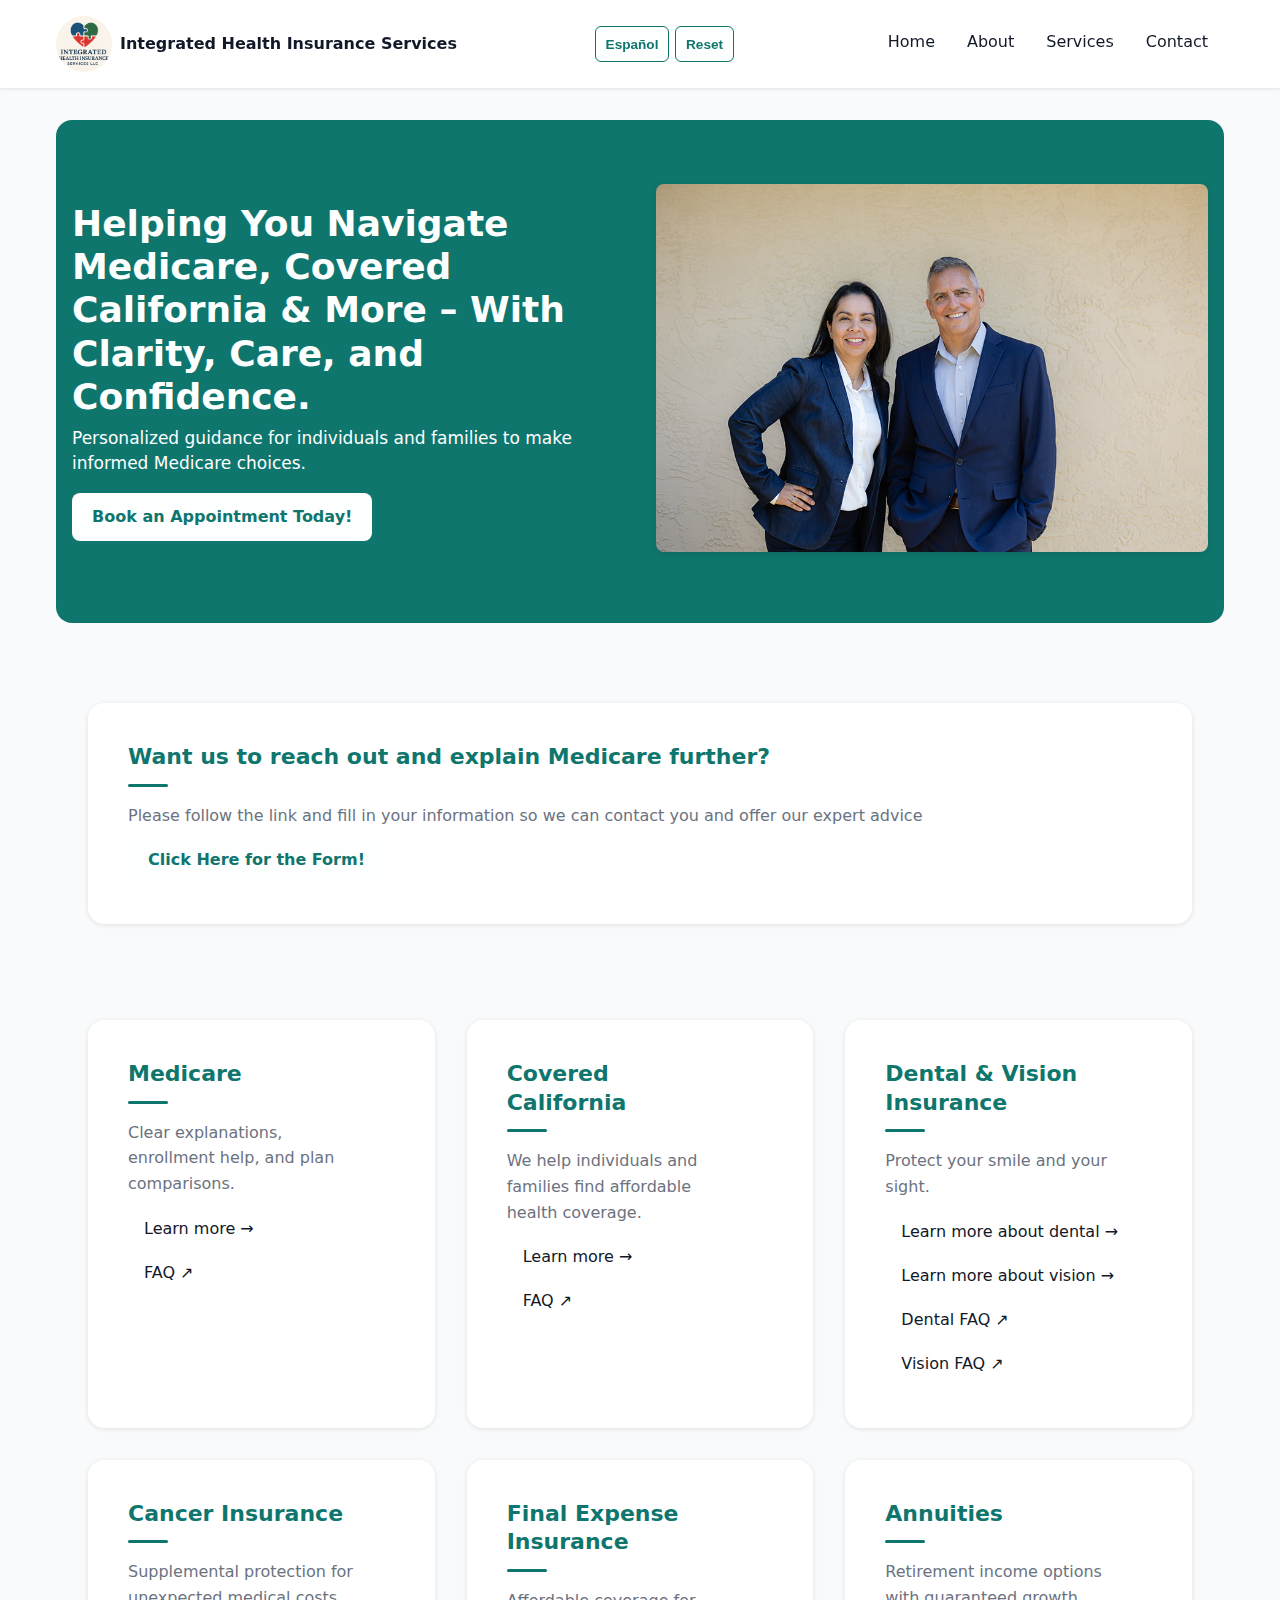
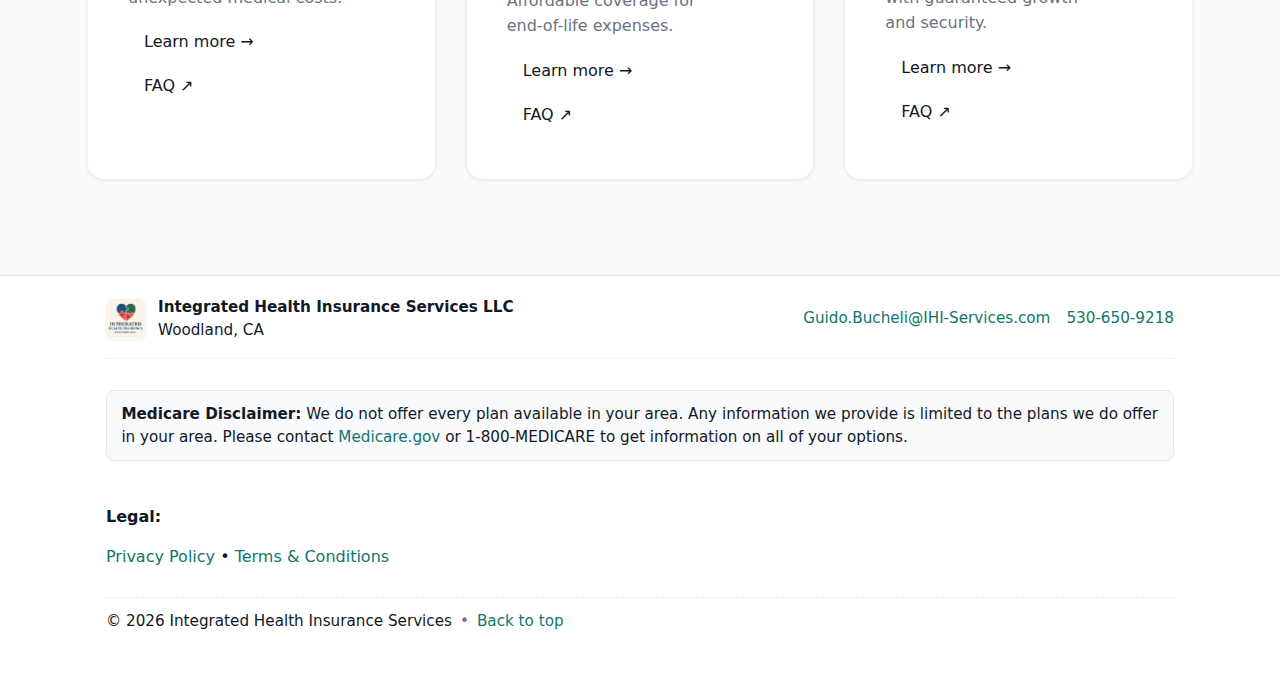
<file: index.html>
<!DOCTYPE html>
<html lang="en">
<head>
  <meta charset="UTF-8" />
  <meta name="viewport" content="width=device-width, initial-scale=1" />

  <!-- Primary SEO Info -->
  <title>Medicare & Health Insurance Help in Woodland, CA | Integrated Health Insurance Services</title>
    <meta name="description" content="Independent Medicare & health insurance help in Woodland, CA. Free plan comparisons for Medicare, Covered California, dental, vision, cancer & final expense." />
      <link rel="canonical" href="https://ihi-services.com/" />
    <meta property="og:type" content="website" />
    <meta property="og:title" content="Medicare & Health Insurance Help in Woodland, CA" />
    <meta property="og:description" content="Free guidance for Medicare, Covered California, dental & vision, cancer and final expense insurance." />
    <meta property="og:url" content="https://ihi-services.com/" />
    <meta property="og:image" content="https://ihi-services.com/Images/og-cover.jpg" />
  <link rel="stylesheet" href="styles.css" />

  <!-- SEO JSON SCRIPT-->
  <script type="application/ld+json"> {
    "@context":"https://schema.org",
    "@type":"InsuranceAgency",
    "name":"Integrated Health Insurance Services",
    "image":"https://ihi-services.com/Images/NEW LOGO.jpg",
    "url":"https://ihi-services.com/",
    "address":{
      "@type":"PostalAddress",
      "addressLocality":"Woodland",
      "addressRegion":"CA",
      "postalCode":"95695",
      "addressCountry":"US"
    },
    "areaServed": ["Woodland CA","Yolo County","Greater Sacramento"],
    "priceRange":"$"
  }
  </script>
  <!-- End SEO JSON SCRIPT-->

  <!-- Google Translate loader -->
  <script>
    function googleTranslateElementInit() {
      new google.translate.TranslateElement(
        {
          pageLanguage: 'en',
          includedLanguages: 'en,es',
          layout: google.translate.TranslateElement.InlineLayout.SIMPLE,
          autoDisplay: false
        },
        'google_translate_element'
      );
    }
  </script>
  <script src="https://translate.google.com/translate_a/element.js?cb=googleTranslateElementInit" defer></script>

  <noscript>
    <style>
      .nojs-note { display:block; padding:0.75rem; margin:0.5rem 0; background:#fffbeb; border:1px solid #f59e0b; color:#92400e; border-radius:0.5rem; }
    </style>
  </noscript>
</head>
<body class="body">

  <!-- Header -->
  <header class="header" role="banner">
    <div class="header-container">
      <div class="brand">
        <img src="Images/NEW LOGO.jpg" alt= "Company Logo" class="logo-image" />
        <span class="logo">Integrated Health Insurance Services</span>
      </div>

      <div class="lang-select-wrapper" aria-label="Language selector">
        <button type="button" class="lang-button" data-lang="es">Español</button>
        <button type="button" class="lang-button" data-lang="reset">Reset</button>
      </div>

      <button class="hamburger" aria-label="Open menu" aria-controls="site-nav" aria-expanded="false">
        <svg class="hamburger-icon" viewBox="0 0 24 24" fill="currentColor" aria-hidden="true">
          <path d="M4 6h16M4 12h16M4 18h16" />
        </svg>
      </button>

      <nav id="site-nav" class="nav" role="navigation" aria-label="Primary">
        <a class="nav-link" href="index.html">Home</a>
        <a class="nav-link" href="about.html">About</a>
        <a class="nav-link" href="services.html">Services</a>
        <a class="nav-link" href="schedule.html">Contact</a>
      </nav>
    </div>
  </header>

  <noscript>
    <div class="main" role="note">
      <p class="nojs-note">JavaScript is disabled. Language switching and booking enhancements require JavaScript.</p>
    </div>
  </noscript>

  <!-- Main content -->
  <main class="main">
    <section class="hero">
      <div class="hero-content">
        <div class="hero-text">
          <h1 class="hero-title">Helping You Navigate Medicare, Covered California & More – With Clarity, Care, and Confidence.</h1>
          <p class="hero-subtitle">Personalized guidance for individuals and families to make informed Medicare choices.</p>
          <a href="/schedule.html" class="cta-button" target="_blank" rel="noopener">Book an Appointment Today!</a>
        </div>
        <div class="hero-image">
          <img src="Images/G&N-0049.jpg" alt="Healthcare Assistance" />
        </div>
      </div>
    </section>
<section id="locations" class="services two-locations" aria-labelledby="locations-title">
      <h2 id="locations-title" class="sr-only">Locations</h2>

      <!-- Information Tag -->
       <article class="service-card" aria-labelledby="loc-a-title">        
        <h3 id="loc-a-title">Want us to reach out and explain Medicare further?</h3>
          <p>Please follow the link and fill in your information so we can contact you and offer our expert advice</p>
          <p class="card-note">   </p>
            <a class="cta-button" target="_blank" rel="noopener"
              href="https://member.sparkadvisors.com/engagements/ptc-form/guido-bucheli-0135/form/d25e29ef-b0e2-41dc-a096-c3f8a2a72ddb">
              Click Here for the Form!
            </a>
      </article>
    </section> 
  <!-- Services -->
<section class="services" aria-labelledby="services-title">
  <h2 id="services-title" class="sr-only">Our Services</h2>

  <article class="service-card" id="medicare">
    <h3>Medicare</h3>
    <p>Clear explanations, enrollment help, and plan comparisons.</p>
    <div class="card-links">
      <a class="nav-link" target="_blank" rel="noopener" href="https://www.medicare.gov/">Learn more →</a>
      <a class="nav-link" target="_blank" rel="noopener" 
         href="http://hhs.gov/answers/medicare/index.html">FAQ ↗</a>
    </div>
  </article>

  <article class="service-card" id="covered-california">
    <h3>Covered California</h3>
    <p>We help individuals and families find affordable health coverage.</p>
    <div class="card-links">
      <a class="nav-link" target="_blank" rel="noopener"  href="https://www.coveredca.com/">Learn more →</a>
      <a class="nav-link" target="_blank" rel="noopener" 
         href="https://www.coveredca.com/support/getting-started/">FAQ ↗</a>
    </div>
  </article>

  <article class="service-card" id="dental-vision">
    <h3>Dental &amp; Vision Insurance</h3>
    <p>Protect your smile and your sight.</p>
    <div class="card-links">
      <a class="nav-link" target="_blank" rel="noopener"  href="https://www.deltadentalins.com/shopping/delta/get-a-quote?issuerCode=DELTA&brokerId=303908">Learn more about dental →</a>
      <a class="nav-link" target="_blank" rel="noopener"  href="https://www.individualbrokervision.com/#/enrollclient?AgtCode=VSP33918">Learn more about vision →</a>
      <a class="nav-link" target="_blank" rel="noopener" 
         href="https://www1.deltadentalins.com/about/contact.html">Dental FAQ ↗</a>
      <a class="nav-link" target="_blank" rel="noopener" 
         href="https://www.vsp.com/faqs">Vision FAQ ↗</a>
    </div>
  </article>

  <article class="service-card" id="cancer-insurance">
    <h3>Cancer Insurance</h3>
    <p>Supplemental protection for unexpected medical costs.</p>
    <div class="card-links">
      <a class="nav-link" target="_blank" rel="noopener" href="https://www.aetna.com/individuals-families/voluntary-benefits.html">Learn more →</a>
      <a class="nav-link" target="_blank" rel="noopener" 
         href="https://www.aetna.com/faqs-health-insurance.html">FAQ ↗</a>
    </div>
  </article>

  <article class="service-card" id="final-expense">
    <h3>Final Expense Insurance</h3>
    <p>Affordable coverage for end-of-life expenses.</p>
    <div class="card-links">
      <a class="nav-link" target="_blank" rel="noopener" href="https://www.nationallife.com/Individuals-Families-Life-Insurance">Learn more →</a>
      <a class="nav-link" target="_blank" rel="noopener" 
         href="https://www.nationallife.com/Resource-center/FAQ/Individuals-and-Families">FAQ ↗</a>
    </div>
  </article>

  <article class="service-card" id="annuities">
    <h3>Annuities</h3>
    <p>Retirement income options with guaranteed growth and security.</p>
    <div class="card-links">
      <a class="nav-link" target="_blank" rel="noopener"  href="https://www.nationallife.com/Individuals-Families/Annuities">  Learn more →</a>
      <a class="nav-link" target="_blank" rel="noopener" 
         href="https://www.nationallife.com/Resource-center/FAQ/Individuals-and-Families">FAQ ↗</a>
    </div>
  </article>
</section>

  </main>

  <!-- Footer -->
<footer class="footer" role="contentinfo">
  <div class="footer-inner">
    <div class="footer-top">
      <div class="brand-mini">
        <img src="Images/NEW LOGO.jpg" alt="Integrated Health Insurance Services logo" class="logo-mini" />
        <div>
          <strong>Integrated Health Insurance Services LLC</strong><br />
          Woodland, CA
        </div>
      </div>

      <div class="footer-contact">
        <a href="mailto:Guido.Bucheli@IHI-Services.com">Guido.Bucheli@IHI-Services.com</a>
        <a href="tel:+15306509218">530-650-9218</a>
      </div>
    </div>

    <div class="footer-legal">
      <p class="cms-disclaimer">
        <strong>Medicare Disclaimer:</strong>
        We do not offer every plan available in your area. Any information we provide is limited to the plans we do offer in your area.
        Please contact <a href="https://www.medicare.gov/" target="_blank" rel="noopener">Medicare.gov</a> or 1-800-MEDICARE to get information on all of your options.
      </p>

    <div class="footer-links">
      <p><b>Legal:</b></p>
      <p>
        <a href="/Privacy-Policy.html" class="mini-link">Privacy Policy</a> 
        <span class="dot">•</span> 
        <a href="/Terms-and-Conditions.html" class="mini-link">Terms &amp; Conditions</a>
      </p>
    </div>

    <div class="footer-bottom">
      <span>© <span id="year"></span> Integrated Health Insurance Services</span>
      <span class="dot">•</span>
      <a class="mini-link" href="#top">Back to top</a>
    </div>
  </div>
</footer>


  <!-- Scripts  -->
  <script>
    // Year stamp
    document.getElementById('year').textContent = new Date().getFullYear();

    // Mobile nav toggle
    (function () {
      const btn = document.querySelector('.hamburger');
      const nav = document.getElementById('site-nav');
      if (!btn || !nav) return;
      btn.addEventListener('click', () => {
        const expanded = btn.getAttribute('aria-expanded') === 'true';
        btn.setAttribute('aria-expanded', String(!expanded));
        nav.classList.toggle('show');
      });
    })();

    // Language buttons logic (Español + Reset) — same as schedule page
    (function(){
      const KEY = 'preferred_lang';
      const PAGE_LANG = 'en';
      const COOKIE_NAME = 'googtrans';

      function setCookie(name, value) {
        const expires = new Date(Date.now() + 365*24*60*60*1000).toUTCString();
        document.cookie = `${name}=${value}; expires=${expires}; path=/`;
        const parts = location.hostname.split('.');
        if (parts.length > 1) {
          const root = '.' + parts.slice(-2).join('.');
          document.cookie = `${name}=${value}; expires=${expires}; path=/; domain=${root}`;
        }
      }
      function clearCookie(name) {
        const expires = 'Thu, 01 Jan 1970 00:00:00 GMT';
        document.cookie = `${name}=; expires=${expires}; path=/`;
        const parts = location.hostname.split('.');
        if (parts.length > 1) {
          const root = '.' + parts.slice(-2).join('.');
          document.cookie = `${name}=; expires=${expires}; path=/; domain=${root}`;
        }
      }

      function getTranslateSelect() {
        return document.querySelector('#google_translate_element select.goog-te-combo');
      }

      function applyLanguage(lang) {
        if (lang === 'reset') {
          clearCookie(COOKIE_NAME);
          localStorage.removeItem(KEY);
          const sel = getTranslateSelect();
          if (sel) {
            sel.value = PAGE_LANG;
            sel.dispatchEvent(new Event('change'));
            setTimeout(() => location.reload(), 200);
          } else {
            location.reload();
          }
          return;
        }

        const official = getTranslateSelect();
        if (official) {
          if (official.value !== lang) {
            official.value = lang;
            official.dispatchEvent(new Event('change'));
          }
          localStorage.setItem(KEY, lang);
          setCookie(COOKIE_NAME, `/${PAGE_LANG}/${lang}`);
          return;
        }

        // Fallback if widget never becomes available
        setCookie(COOKIE_NAME, `/${PAGE_LANG}/${lang}`);
        localStorage.setItem(KEY, lang);
        location.reload();
      }

      function whenTranslateReady(cb) {
        const tryNow = () => {
          const sel = getTranslateSelect();
          if (sel) { cb(sel); return true; }
          return false;
        };
        if (tryNow()) return;
        const obs = new MutationObserver(() => { if (tryNow()) obs.disconnect(); });
        obs.observe(document.documentElement, { childList: true, subtree: true });
      }

      function updateButtonsUI(current) {
        document.querySelectorAll('.lang-button').forEach(btn => {
          const active = (current !== 'en' && btn.dataset.lang === current);
          btn.setAttribute('aria-pressed', active ? 'true' : 'false');
        });
      }

      document.addEventListener('DOMContentLoaded', () => {
        // Wire up buttons
        document.querySelectorAll('.lang-button').forEach(btn => {
          btn.addEventListener('click', () => {
            applyLanguage(btn.dataset.lang);
            if (btn.dataset.lang === 'reset') {
              updateButtonsUI('en');
            } else {
              updateButtonsUI(btn.dataset.lang);
            }
          });
        });

        // Respect saved choice
        whenTranslateReady(() => {
          const saved = localStorage.getItem(KEY);
          if (saved && saved !== 'en') {
            applyLanguage(saved);
            updateButtonsUI(saved);
          } else {
            updateButtonsUI('en');
          }
        });
      });
    })();
  </script>
</body>
</html>
</file>
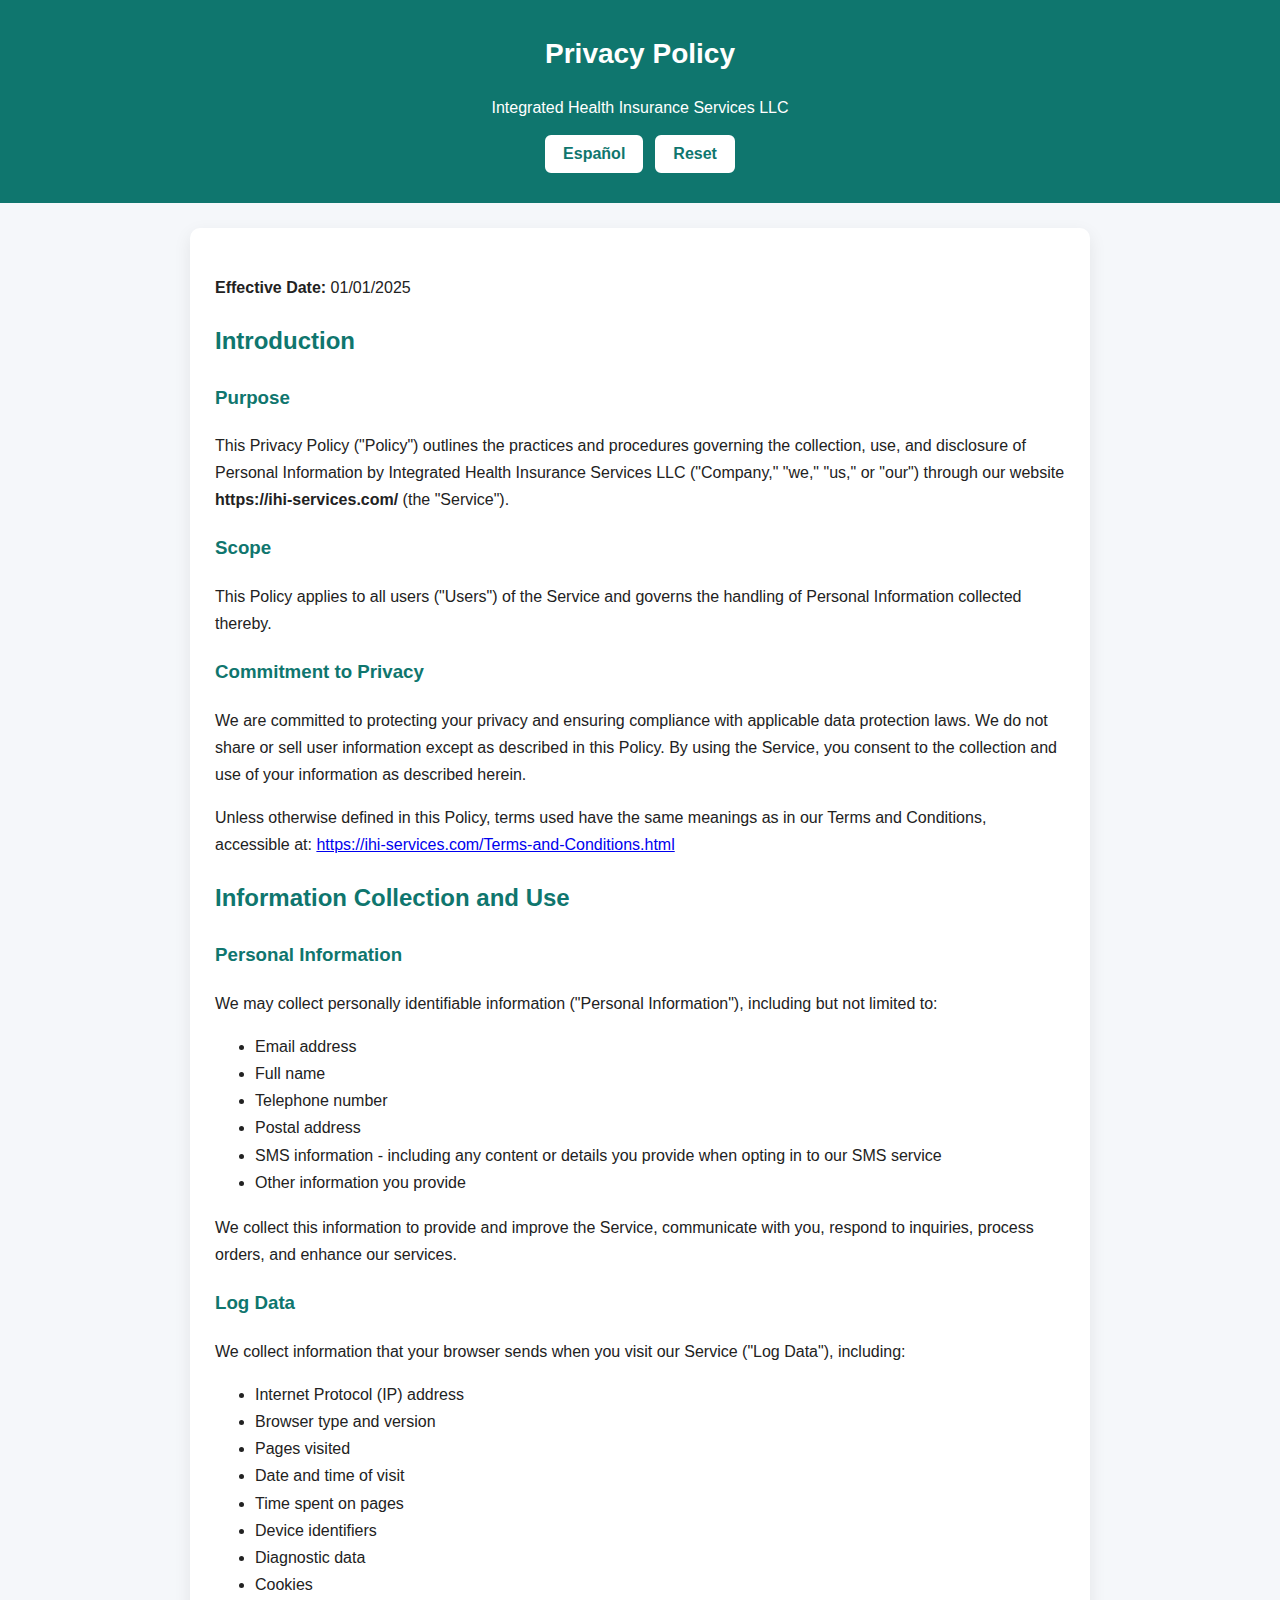
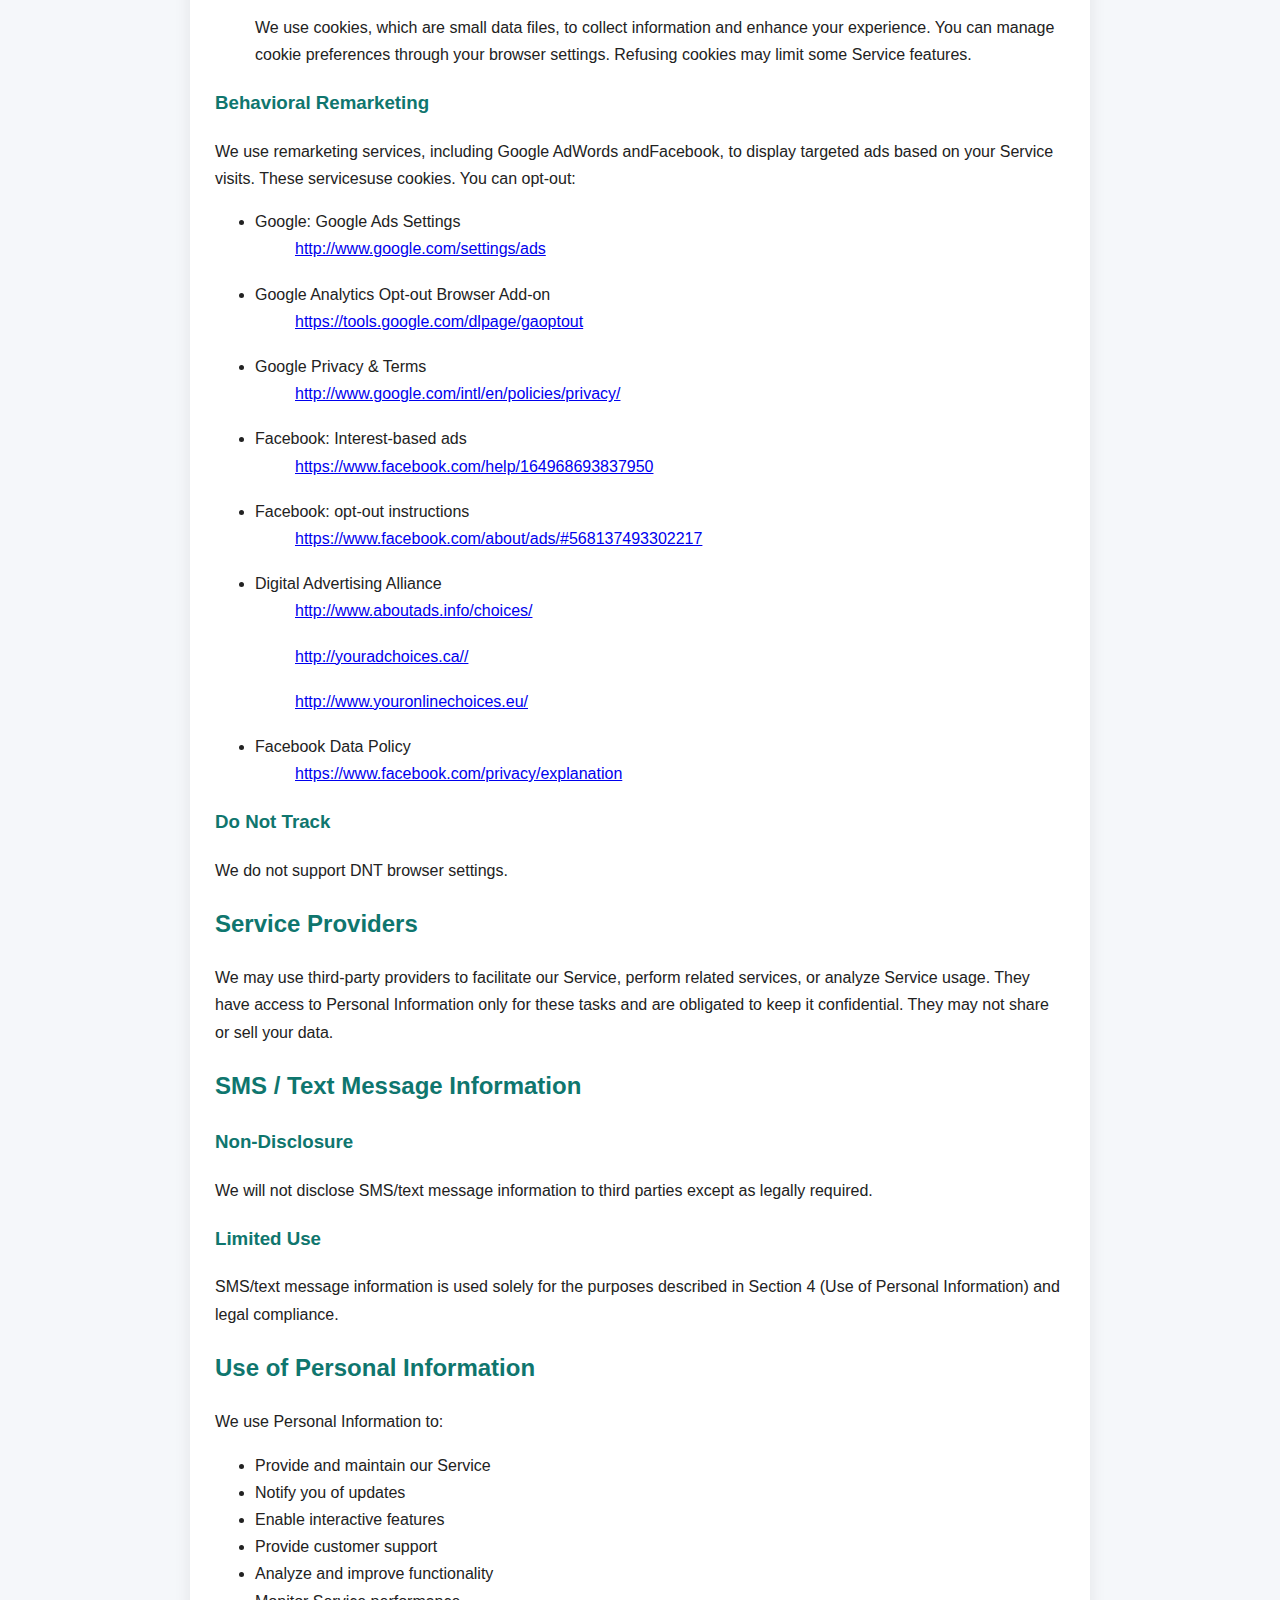
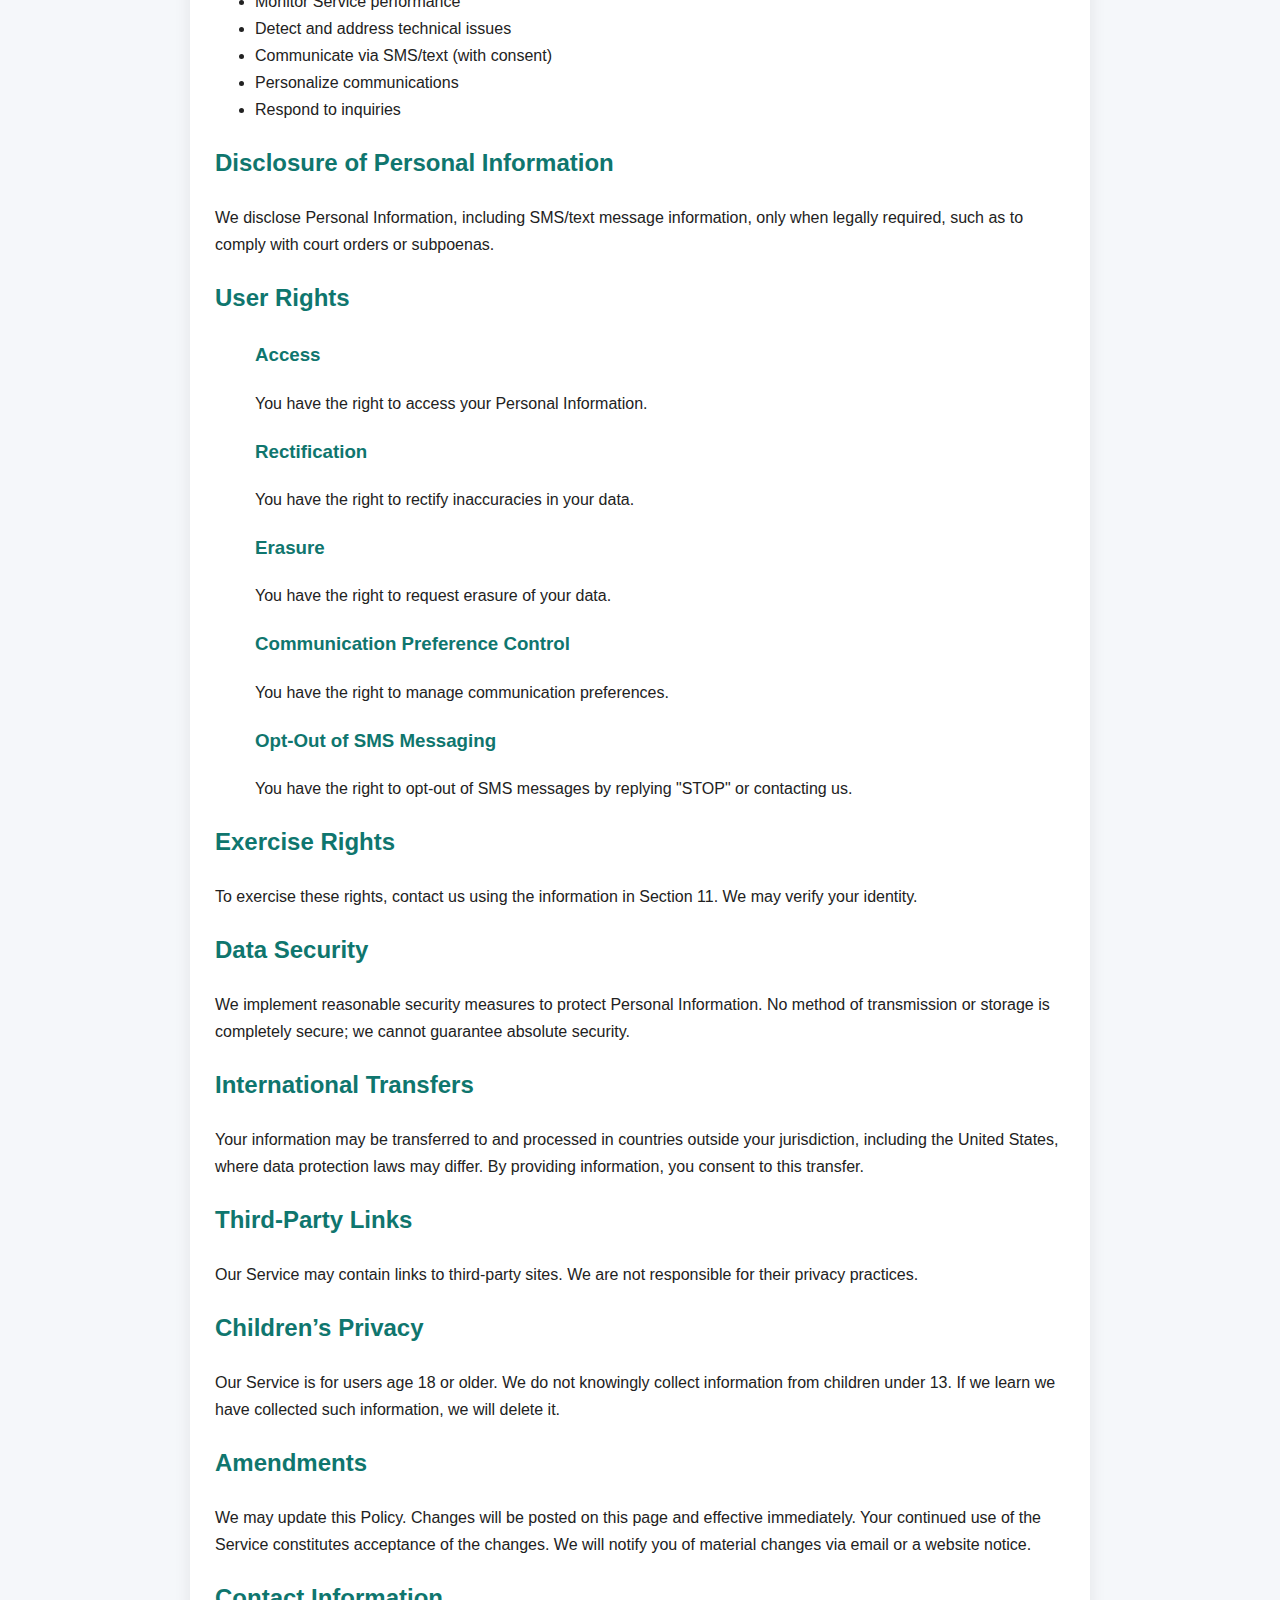
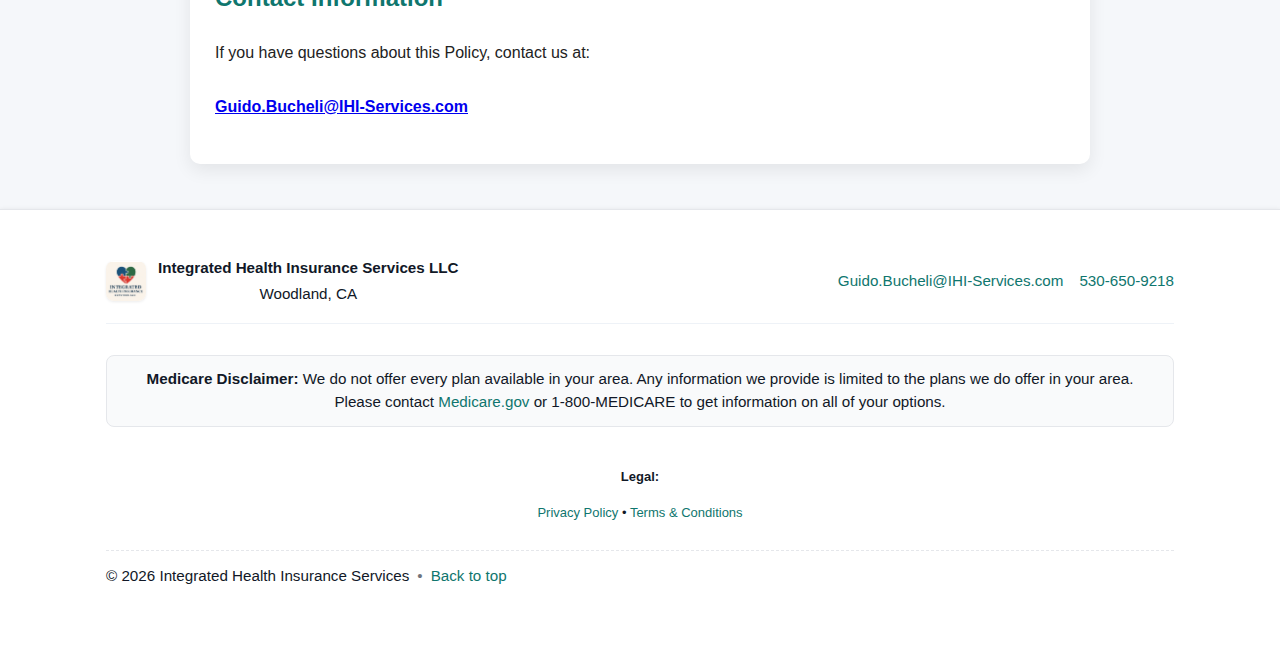
<file: Privacy-Policy.html>
<!DOCTYPE html>
<html lang="en">
<head>
  <meta charset="UTF-8" />
  <meta name="viewport" content="width=device-width, initial-scale=1.0" />
  <title>Privacy Policy | Integrated Health Insurance Services LLC</title>
  <link rel="stylesheet" href="styles.css"/>

  <style>
    body {
      font-family: Arial, Helvetica, sans-serif;
      background: #f5f7fa;
      margin: 0;
      color: #222;
      line-height: 1.7;
    }

    header {
      background: #0F766E;
      color: #fff;
      padding: 30px 15px;
      text-align: center;
    }

    header h1 {
      margin: 0;
      font-size: 28px;
    }

    .container {
      max-width: 900px;
      margin: 25px auto 45px auto;
      background: #fff;
      padding: 30px 25px;
      border-radius: 10px;
      box-shadow: 0 6px 18px rgba(0,0,0,0.08);
    }

    h2, h3 {
      color: #0F766E;
    }

    p {
      margin-bottom: 14px;
    }

    ul {
      margin-bottom: 18px;
    }

    footer {
      text-align: center;
      padding: 25px;
      background: #0F766E;
      color: #fff;
      font-size: 13px;
    }

    footer a {
      color: #fff;
      text-decoration: underline;
    }
  </style>
  <!-- Google Translate -->
  <div id="google_translate_element" style="display:none;"></div>
    <script type="text/javascript">
    function googleTranslateElementInit() {
        new google.translate.TranslateElement({
        pageLanguage: 'en',
        layout: google.translate.TranslateElement.InlineLayout.SIMPLE
        }, 'google_translate_element');
    }
    </script>
    <script type="text/javascript" src="//translate.google.com/translate_a/element.js?cb=googleTranslateElementInit"></script>
</head>

<body>


<header>
  <h1>Privacy Policy</h1>
  <p>Integrated Health Insurance Services LLC</p>
  <div class="header-lang-wrapper" role="region" aria-label="Language selector">
      <button type="button" class="lang-button" data-lang="es">Español</button>
      <button type="button" class="lang-button" data-lang="reset">Reset</button>
  </div>
</header>

<div class="container">

  <p><strong>Effective Date:</strong> 01/01/2025</p>

  <h2>Introduction</h2>

  <h3>Purpose</h3>
  <p>
    This Privacy Policy ("Policy") outlines the practices and procedures governing the
    collection, use, and disclosure of Personal Information by Integrated Health Insurance
    Services LLC ("Company," "we," "us," or "our") through our website
    <strong>https://ihi-services.com/</strong> (the "Service").
  </p>

  <h3>Scope</h3>
  <p>
    This Policy applies to all users ("Users") of the Service and governs the handling of
    Personal Information collected thereby.
  </p>

  <h3>Commitment to Privacy</h3>
  <p>
    We are committed to protecting your privacy and ensuring compliance with applicable
    data protection laws. We do not share or sell user information except as described
    in this Policy. By using the Service, you consent to the collection and use of your
    information as described herein.
  </p>
  <p>
    Unless otherwise defined in this Policy, terms used have the same meanings as in our
    Terms and Conditions, accessible at:
    <a href="/Terms-and-Conditions.html" target="_blank">https://ihi-services.com/Terms-and-Conditions.html</a>
  </p>

  <h2>Information Collection and Use</h2>

  <h3>Personal Information</h3>
  <p>We may collect personally identifiable information ("Personal Information"), including but not limited to:</p>

  <ul>
    <li>Email address</li>
    <li>Full name</li>
    <li>Telephone number</li>
    <li>Postal address</li>
    <li>SMS information - including any content or details you provide when opting in to our SMS service</li>
    <li>Other information you provide</li>
  </ul>

  <p>
    We collect this information to provide and improve the Service, communicate with you,
    respond to inquiries, process orders, and enhance our services.
  </p>

  <h3>Log Data</h3>
  <p>We collect information that your browser sends when you visit our Service ("Log Data"), including:</p>

  <ul>
    <li>Internet Protocol (IP) address</li>
    <li>Browser type and version</li>
    <li>Pages visited</li>
    <li>Date and time of visit</li>
    <li>Time spent on pages</li>
    <li>Device identifiers</li>
    <li>Diagnostic data</li>

    <li>Cookies</li>
        <p>
            We use cookies, which are small data files, to collect information and enhance your experience. You can manage cookie preferences through your browser settings. Refusing cookies may limit some Service features.
        </p>
  </ul>

  <h3>Behavioral Remarketing</h3>
  <p>
    We use remarketing services, including Google AdWords andFacebook, to display targeted ads based on your Service visits. These servicesuse cookies. You can opt-out:
  </p>
  <ul>
    <li>Google: Google Ads Settings</li>
        <ul><a href="http://www.google.com/settings/ads">http://www.google.com/settings/ads</a></ul>
    <li>Google Analytics Opt-out Browser Add-on</li>
        <ul><a href="https://tools.google.com/dlpage/gaoptout">https://tools.google.com/dlpage/gaoptout</a></ul>
    <li>Google Privacy & Terms</li>
        <ul><a href="http://www.google.com/intl/en/policies/privacy/">http://www.google.com/intl/en/policies/privacy/</a></ul>
    <li>Facebook: Interest-based ads</li>
        <ul><a href="https://www.facebook.com/help/164968693837950">https://www.facebook.com/help/164968693837950</a></ul>
    <li>Facebook: opt-out instructions</li>
        <ul><a href="https://www.facebook.com/about/ads/#568137493302217">https://www.facebook.com/about/ads/#568137493302217</a></ul>
    <li>Digital Advertising Alliance </li>
        <ul><a href="http://www.aboutads.info/choices/">http://www.aboutads.info/choices/</a></ul>
        <ul><a href="http://youradchoices.ca/">http://youradchoices.ca//</a></ul>
        <ul><a href="http://www.youronlinechoices.eu/">http://www.youronlinechoices.eu/</a></ul>
    <li>Facebook Data Policy</li>
        <ul><a href="https://www.facebook.com/privacy/explanation">https://www.facebook.com/privacy/explanation</a></ul>
  </ul>

  <h3>Do Not Track</h3>
  <p>We do not support DNT browser settings.</p>

  <h2>Service Providers</h2>
  <p>
   We may use third-party providers to facilitate our Service, perform related services, or analyze Service usage. They have access to Personal Information only for these tasks and are obligated to keep it confidential. They may not share or sell your data.

  </p>

  <h2>SMS / Text Message Information</h2>

  <h3>Non-Disclosure</h3>
  <p>
    We will not disclose SMS/text message information to third parties except as legally required.
  </p>

  <h3>Limited Use</h3>
  <p>
    SMS/text message information is used solely for the purposes described in Section 4 (Use of Personal Information) and legal compliance.
  </p>

  <h2>Use of Personal Information</h2>

  <p>We use Personal Information to:</p>

  <ul>
    <li>Provide and maintain our Service</li>
    <li>Notify you of updates</li>
    <li>Enable interactive features</li>
    <li>Provide customer support</li>
    <li>Analyze and improve functionality</li>
    <li>Monitor Service performance</li>
    <li>Detect and address technical issues</li>
    <li>Communicate via SMS/text (with consent)</li>
    <li>Personalize communications</li>
    <li>Respond to inquiries</li>
  </ul>

  <h2>Disclosure of Personal Information</h2>
  <p>
   We disclose Personal Information, including SMS/text message information, only when legally required, such as to comply with court orders or subpoenas.
  </p>

  <h2>User Rights</h2>

  <ul>
    <h3>Access</h3>
    <p>You have the right to access your Personal Information.</p>

    <h3>Rectification</h3>
    <p>You have the right to rectify inaccuracies in your data.</p>

    <h3>Erasure</h3>
    <p>You have the right to request erasure of your data.</p>

    <h3>Communication Preference Control</h3>
    <p>You have the right to manage communication preferences.</p>

    <h3>Opt-Out of SMS Messaging</h3>
    <p>You have the right to opt-out of SMS messages by replying "STOP" or contacting us.</p>

  </ul>
  <h2> Exercise Rights</h2>
    <p>
        To exercise these rights, contact us using the information in Section 11. We may verify your identity.
    </p>

  <h2>Data Security</h2>
  <p>
    We implement reasonable security measures to protect Personal Information. No method of transmission or storage is completely secure; we cannot guarantee absolute security.
  </p>

  <h2>International Transfers</h2>
 <p>
    Your information may be transferred to and processed in countries outside your jurisdiction, including the United States, where data protection laws may differ. By providing information, you consent to this transfer.</p>
  </p>

  <h2>Third-Party Links</h2>
  <p>
    Our Service may contain links to third-party sites. We are not responsible for their privacy practices.
  </p>

  <h2>Children’s Privacy</h2>
  <p>
    Our Service is for users age 18 or older. We do not knowingly collect information from children under 13. If we learn we have collected such information, we will delete it.
  </p>

  <h2>Amendments</h2>
  <p>
    We may update this Policy. Changes will be posted on this page and effective immediately. Your continued use of the Service constitutes acceptance of the changes. We will notify you of material changes via email or a website notice.
  </p>

  <h2>Contact Information</h2>
  <p>
    If you have questions about this Policy, contact us at:<br><br>
    <strong><a href="mailto:Guido.Bucheli@IHI-Services.com">Guido.Bucheli@IHI-Services.com</a></strong>
  </p>

</div>

<!-- Footer -->
<footer class="footer" role="contentinfo">
  <div class="footer-inner">
    <div class="footer-top">
      <div class="brand-mini">
        <img src="Images/NEW LOGO.jpg" alt="Integrated Health Insurance Services logo" class="logo-mini" />
        <div>
          <strong>Integrated Health Insurance Services LLC</strong><br />
          Woodland, CA
        </div>
      </div>

      <div class="footer-contact">
        <a href="mailto:Guido.Bucheli@IHI-Services.com">Guido.Bucheli@IHI-Services.com</a>
        <a href="tel:+15306509218">530-650-9218</a>
      </div>
    </div>

    <div class="footer-legal">
      <p class="cms-disclaimer">
        <strong>Medicare Disclaimer:</strong>
        We do not offer every plan available in your area. Any information we provide is limited to the plans we do offer in your area.
        Please contact <a href="https://www.medicare.gov/" target="_blank" rel="noopener">Medicare.gov</a> or 1-800-MEDICARE to get information on all of your options.
      </p>

    <div class="footer-links">
      <p><b>Legal:</b></p>
      <p>
        <a href="/Privacy-Policy.html" class="mini-link">Privacy Policy</a> 
        <span class="dot">•</span> 
        <a href="/Terms-and-Conditions.html" class="mini-link">Terms &amp; Conditions</a>
      </p>
    </div>

    <div class="footer-bottom">
      <span>© <span id="year"></span> Integrated Health Insurance Services</span>
      <span class="dot">•</span>
      <a class="mini-link" href="#top">Back to top</a>
    </div>
  </div>
</footer>

<!-- Script for translation buttons -->
  <script>
    // Year stamp
    document.getElementById('year').textContent = new Date().getFullYear();

    // Mobile nav toggle
    (function () {
      const btn = document.querySelector('.hamburger');
      const nav = document.getElementById('site-nav');
      if (!btn || !nav) return;
      btn.addEventListener('click', () => {
        const expanded = btn.getAttribute('aria-expanded') === 'true';
        btn.setAttribute('aria-expanded', String(!expanded));
        nav.classList.toggle('show');
      });
    })();

    // Language buttons logic (Español + Reset)
    (function(){
      const KEY = 'preferred_lang';
      const PAGE_LANG = 'en'; // keep in sync with Google config
      const COOKIE_NAME = 'googtrans';

      function setCookie(name, value) {
        const expires = new Date(Date.now() + 365*24*60*60*1000).toUTCString();
        document.cookie = `${name}=${value}; expires=${expires}; path=/`;
        const parts = location.hostname.split('.');
        if (parts.length > 1) {
          const root = '.' + parts.slice(-2).join('.');
          document.cookie = `${name}=${value}; expires=${expires}; path=/; domain=${root}`;
        }
      }
      function clearCookie(name) {
        const expires = 'Thu, 01 Jan 1970 00:00:00 GMT';
        document.cookie = `${name}=; expires=${expires}; path=/`;
        const parts = location.hostname.split('.');
        if (parts.length > 1) {
          const root = '.' + parts.slice(-2).join('.');
          document.cookie = `${name}=; expires=${expires}; path=/; domain=${root}`;
        }
      }

      function getTranslateSelect() {
        return document.querySelector('#google_translate_element select.goog-te-combo');
      }

      function applyLanguage(lang) {
        if (lang === 'reset') {
          clearCookie(COOKIE_NAME);
          localStorage.removeItem(KEY);
          const sel = getTranslateSelect();
          if (sel) {
            sel.value = PAGE_LANG;
            sel.dispatchEvent(new Event('change'));
            setTimeout(() => location.reload(), 200);
          } else {
            location.reload();
          }
          return;
        }

        const official = getTranslateSelect();
        if (official) {
          if (official.value !== lang) {
            official.value = lang;
            official.dispatchEvent(new Event('change'));
          }
          localStorage.setItem(KEY, lang);
          setCookie(COOKIE_NAME, `/${PAGE_LANG}/${lang}`);
          return;
        }

        // Fallback if widget never becomes available
        setCookie(COOKIE_NAME, `/${PAGE_LANG}/${lang}`);
        localStorage.setItem(KEY, lang);
        location.reload();
      }

      function whenTranslateReady(cb) {
        const tryNow = () => {
          const sel = getTranslateSelect();
          if (sel) { cb(sel); return true; }
          return false;
        };
        if (tryNow()) return;
        const obs = new MutationObserver(() => { if (tryNow()) obs.disconnect(); });
        obs.observe(document.documentElement, { childList: true, subtree: true });
      }

      function updateButtonsUI(current) {
        document.querySelectorAll('.lang-button').forEach(btn => {
          const active = (current !== 'en' && btn.dataset.lang === current);
          btn.setAttribute('aria-pressed', active ? 'true' : 'false');
        });
      }

      document.addEventListener('DOMContentLoaded', () => {
        // Wire up buttons
        document.querySelectorAll('.lang-button').forEach(btn => {
          btn.addEventListener('click', () => {
            applyLanguage(btn.dataset.lang);
            if (btn.dataset.lang === 'reset') {
              updateButtonsUI('en');
            } else {
              updateButtonsUI(btn.dataset.lang);
            }
          });
        });

        // Respect saved choice
        whenTranslateReady(() => {
          const saved = localStorage.getItem(KEY);
          if (saved && saved !== 'en') {
            applyLanguage(saved);
            updateButtonsUI(saved);
          } else {
            updateButtonsUI('en');
          }
        });
      });
    })();
  </script>
  <!-- Script to keep Google Calendar in Spanish -->
<script>
(function(){
  const LANG_KEY = 'preferred_lang';

  function getPreferred() {
    const saved = localStorage.getItem(LANG_KEY);
    if (saved) return saved;
    const m = document.cookie.match(/(?:^|;\s*)googtrans=\/[^\/]+\/([^;]+)/);
    return m ? m[1] : 'en';
  }

  function addHlParamIfGoogle(href, lang) {
    if (!lang || lang === 'en') return href;
    try {
      const u = new URL(href, location.href);
      // target google calendar only
      if (u.hostname.includes('google.')) {
        if (!u.searchParams.has('hl')) u.searchParams.set('hl', lang);
        return u.toString();
      }
    } catch(e) {}
    return href;
  }

  function updateGoogleLinks() {
    const lang = getPreferred();
    if (!lang || lang === 'en') return;
    document.querySelectorAll('a[href*="google.com"]').forEach(a => {
      a.href = addHlParamIfGoogle(a.href, lang);
    });
  }

  document.addEventListener('DOMContentLoaded', updateGoogleLinks);
})();
</script>

</body>
</html>
</file>
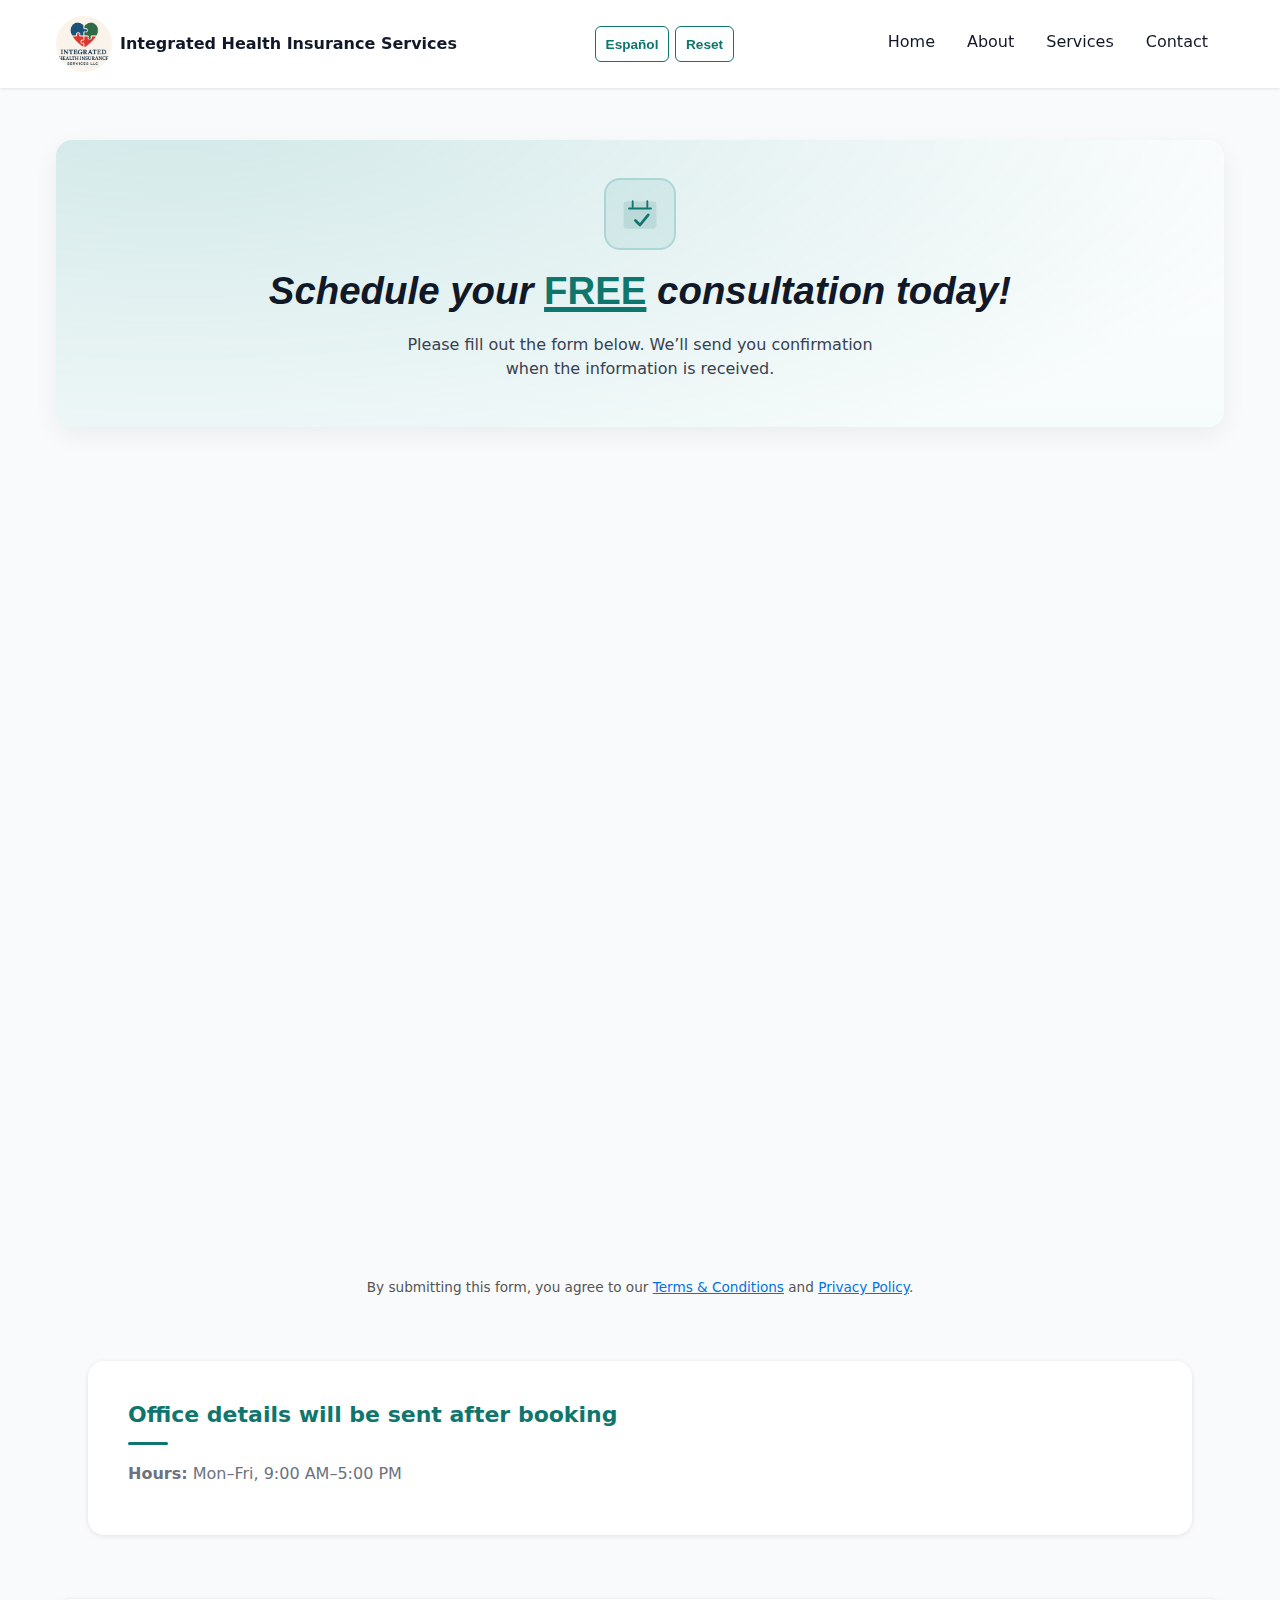
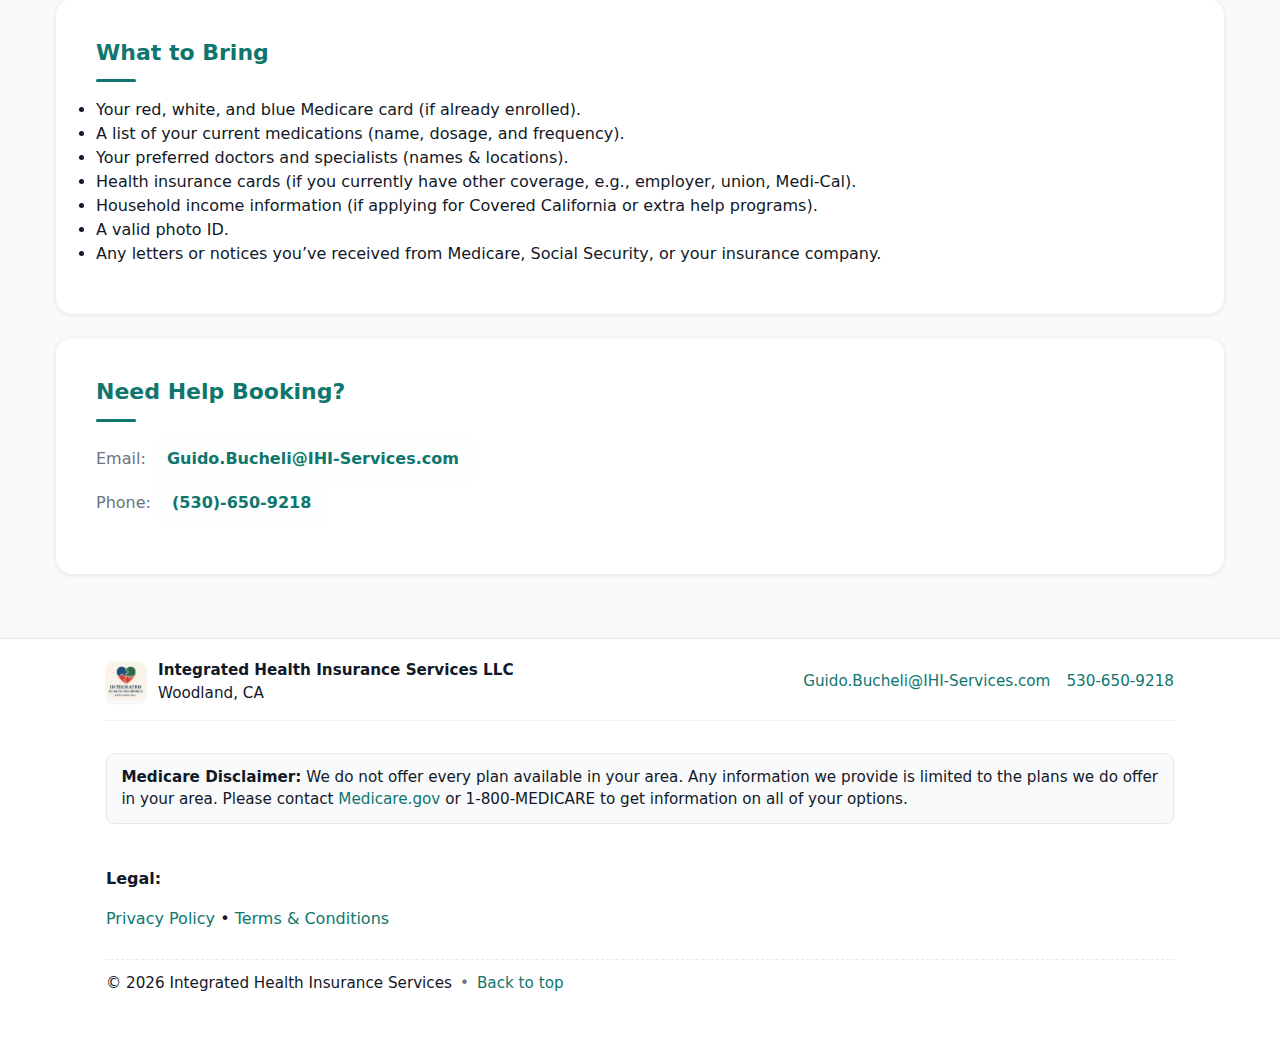
<file: schedule.html>
<!DOCTYPE html>
<html lang="en">
<head>
  <meta charset="UTF-8" />
  <meta name="viewport" content="width=device-width, initial-scale=1" />
  <title>Schedule your FREE consultation today!</title>
  <!-- Primary SEO Info -->
  <meta name="description" content="Independent Medicare & health insurance help in Woodland, CA. Free plan comparisons for Medicare, Covered California, dental, vision, cancer & final expense." />
      <link rel="canonical" href="https://ihi-services.com/" />
    <meta property="og:type" content="website" />
    <meta property="og:title" content="Medicare & Health Insurance Help in Woodland, CA" />
    <meta property="og:description" content="Free guidance for Medicare, Covered California, dental & vision, cancer and final expense insurance." />
    <meta property="og:url" content="https://ihi-services.com/" />
    <meta property="og:image" content="https://ihi-services.com/Images/og-cover.jpg" />
  <link rel="stylesheet" href="styles.css" />

  <!-- SEO JSON SCRIPT-->
  <script type="application/ld+json"> {
    "@context":"https://schema.org",
    "@type":"InsuranceAgency",
    "name":"Integrated Health Insurance Services",
    "image":"https://ihi-services.com/Images/NEW LOGO.jpg",
    "url":"https://ihi-services.com/",
    "address":{
      "@type":"PostalAddress",
      "addressLocality":"Woodland",
      "addressRegion":"CA",
      "postalCode":"95695",
      "addressCountry":"US"
    },
    "areaServed": ["Woodland CA","Yolo County","Greater Sacramento"],
    "priceRange":"$"
  }
  </script>
  <!-- END SEO JSON SCRIPT-->


  <!-- Google Translate loader -->
  <script>
    function googleTranslateElementInit() {
      new google.translate.TranslateElement(
        {
          pageLanguage: 'en',
          includedLanguages: 'en,es',
          layout: google.translate.TranslateElement.InlineLayout.SIMPLE,
          autoDisplay: false
        },
        'google_translate_element'
      );
    }
  </script>
  <script src="https://translate.google.com/translate_a/element.js?cb=googleTranslateElementInit" defer></script>

  <noscript>
    <style>
      .nojs-note { display:block; padding:0.75rem; margin:0.5rem 0; background:#fffbeb; border:1px solid #f59e0b; color:#92400e; border-radius:0.5rem; }
    </style>
  </noscript>
</head>
<body class="body">

  <!-- Header -->
  <header class="header" role="banner">
  <div class="header-container">
    <div class="brand">
      <img src="Images/NEW LOGO.jpg" alt= "Company Logo" class="logo-image" />
      <span class="logo">Integrated Health Insurance Services</span>
    </div>

    <div class="lang-select-wrapper" aria-label="Language selector">
      <button type="button" class="lang-button" data-lang="es">Español</button>
      <button type="button" class="lang-button" data-lang="reset">Reset</button>
    </div>

    <button class="hamburger" type="button" aria-label="Open menu" aria-controls="site-nav" aria-expanded="false">
  <svg class="hamburger-icon" viewBox="0 0 24 24" aria-hidden="true"
       fill="none" stroke="currentColor" stroke-width="2" stroke-linecap="round" stroke-linejoin="round">
    <path d="M4 6h16M4 12h16M4 18h16"/>
  </svg>
</button>


    <!-- Nav -->
    <nav id="site-nav" class="nav" role="navigation" aria-label="Primary">
      <a class="nav-link" href="index.html">Home</a>
      <a class="nav-link" href="about.html">About</a>
      <a class="nav-link" href="services.html">Services</a>
      <a class="nav-link" href="schedule.html">Contact</a>
    </nav>
  </div>
</header>


  <noscript>
    <div class="main" role="note">
      <p class="nojs-note">JavaScript is disabled. Language switching and booking enhancements require JavaScript.</p>
    </div>
  </noscript>

  <!-- Main -->
  <main class="main" role="main">
    <!-- Hero -->
    <section class="hero hero-badge">
  <div class="hero-wrap">
    <div class="hero-badge-icon" aria-hidden="true">
      <!-- Calendar + check mark (inline SVG so it inherits color) -->
      <svg viewBox="0 0 48 48" class="cal">
        <rect x="6" y="10" width="36" height="30" rx="4" ry="4" fill="currentColor" opacity="0.12"/>
        <path d="M12 18h24M16 10v6M32 10v6" stroke="currentColor" stroke-width="2" fill="none" stroke-linecap="round"/>
        <path d="M19 31l5 5 9-11" stroke="currentColor" stroke-width="3" fill="none" stroke-linecap="round" stroke-linejoin="round"/>
      </svg>
    </div>

    <h1 class="hero-title">Schedule your <em>FREE</em> consultation today!</h1>
    <p class="hero-subtitle">Please fill out the form below. We’ll send you confirmation when the information is received.</p>
    <!--
    <a class="cta-button" target="_blank" rel="noopener"
       href="https://calendar.app.google/kAwnRtMn8BS3oogi7">
      See Available Times
    </a>
    -->
  </div>
</section>


<section class="form" id="booking-form">

    <iframe

    src="https://api.leadconnectorhq.com/widget/form/o82QnUc5EYibc5B68D5q"

    style="width:100%;height:100%;border:none;border-radius:3px"

    id="inline-o82QnUc5EYibc5B68D5q"

    data-layout="{'id':'INLINE'}"

    data-trigger-type="alwaysShow"

    data-trigger-value=""

    data-activation-type="alwaysActivated"

    data-activation-value=""

    data-deactivation-type="neverDeactivate"

    data-deactivation-value=""

    data-form-name="A2P Template Form - Revised"

    data-height="749"

    data-layout-iframe-id="inline-o82QnUc5EYibc5B68D5q"

    data-form-id="o82QnUc5EYibc5B68D5q"

    title="A2P Template Form - Revised">

    </iframe>

    <div class="form-legal">
    By submitting this form, you agree to our 
    <a href="/Terms-and-Conditions.html" target="_blank">Terms & Conditions</a> 
    and 
    <a href="/Privacy-Policy.html" target="_blank">Privacy Policy</a>.
  </div>

</section>

    <section id="locations" class="services two-locations" aria-labelledby="locations-title">
      <h2 id="locations-title" class="sr-only">Locations</h2>

      <!-- Information Tag -->
       <article class="service-card" aria-labelledby="loc-a-title">        
        <h3 id="loc-a-title">Office details will be sent after booking</h3>
          <p><strong>Hours:</strong> Mon–Fri, 9:00 AM–5:00 PM</p>
          <p class="card-note">   </p>
          <!---
            <a class="cta-button" target="_blank" rel="noopener"
              href="https://calendar.app.google/kAwnRtMn8BS3oogi7">
              Click Here for Appointments!
            </a>
            -->
      </article>
    </section> 
  


    <!-- Required Items -->
    <section class="service-card stack-gap">
      <h3>What to Bring</h3>
      <p class="hero-subtitle">
        <li> Your red, white, and blue Medicare card (if already enrolled).</li>
        <li>A list of your current medications (name, dosage, and frequency).</li> 
        <li>Your preferred doctors and specialists (names & locations).</li>
        <li>Health insurance cards (if you currently have other coverage, e.g., employer, union, Medi-Cal).</li>
        <li>Household income information (if applying for Covered California or extra help programs).</li>
        <li>A valid photo ID.</li>
        <li>Any letters or notices you’ve received from Medicare, Social Security, or your insurance company.</li>
       </p>
    </section>

    <!-- Contact Info-->

    <section class="service-card stack-gap">
      <h3>Need Help Booking?</h3>
      <p>
        Email:
        <a class="nav-link cta-button" href="mailto:Guido.Bucheli@IHI-Services.com?subject=Free%20Consultation%20Request" role="button" aria-label="Email Guido Bucheli">
          Guido.Bucheli@IHI-Services.com
        </a> 
        <br />
        Phone:
        <a class="nav-link cta-button" href="tel:+15306509218">(530)-650-9218

        </a>
      </p>
    </section>
  </main>

<!-- Footer -->
<footer class="footer" role="contentinfo">
  <div class="footer-inner">
    <div class="footer-top">
      <div class="brand-mini">
        <img src="Images/NEW LOGO.jpg" alt="Integrated Health Insurance Services logo" class="logo-mini" />
        <div>
          <strong>Integrated Health Insurance Services LLC</strong><br />
          Woodland, CA
        </div>
      </div>

      <div class="footer-contact">
        <a href="mailto:Guido.Bucheli@IHI-Services.com">Guido.Bucheli@IHI-Services.com</a>
        <a href="tel:+15306509218">530-650-9218</a>
      </div>
    </div>

    <div class="footer-legal">
      <p class="cms-disclaimer">
        <strong>Medicare Disclaimer:</strong>
        We do not offer every plan available in your area. Any information we provide is limited to the plans we do offer in your area.
        Please contact <a href="https://www.medicare.gov/" target="_blank" rel="noopener">Medicare.gov</a> or 1-800-MEDICARE to get information on all of your options.
      </p>

    <div class="footer-links">
      <p><b>Legal:</b></p>
      <p>
        <a href="/Privacy-Policy.html" class="mini-link">Privacy Policy</a> 
        <span class="dot">•</span> 
        <a href="/Terms-and-Conditions.html" class="mini-link">Terms &amp; Conditions</a>
      </p>
    </div>

    <div class="footer-bottom">
      <span>© <span id="year"></span> Integrated Health Insurance Services</span>
      <span class="dot">•</span>
      <a class="mini-link" href="#top">Back to top</a>
    </div>
  </div>
</footer>



  <!-- Script for translation buttons -->
  <script>
    // Year stamp
    document.getElementById('year').textContent = new Date().getFullYear();

    // Mobile nav toggle
    (function () {
      const btn = document.querySelector('.hamburger');
      const nav = document.getElementById('site-nav');
      if (!btn || !nav) return;
      btn.addEventListener('click', () => {
        const expanded = btn.getAttribute('aria-expanded') === 'true';
        btn.setAttribute('aria-expanded', String(!expanded));
        nav.classList.toggle('show');
      });
    })();

    // Language buttons logic (Español + Reset)
    (function(){
      const KEY = 'preferred_lang';
      const PAGE_LANG = 'en'; // keep in sync with Google config
      const COOKIE_NAME = 'googtrans';

      function setCookie(name, value) {
        const expires = new Date(Date.now() + 365*24*60*60*1000).toUTCString();
        document.cookie = `${name}=${value}; expires=${expires}; path=/`;
        const parts = location.hostname.split('.');
        if (parts.length > 1) {
          const root = '.' + parts.slice(-2).join('.');
          document.cookie = `${name}=${value}; expires=${expires}; path=/; domain=${root}`;
        }
      }
      function clearCookie(name) {
        const expires = 'Thu, 01 Jan 1970 00:00:00 GMT';
        document.cookie = `${name}=; expires=${expires}; path=/`;
        const parts = location.hostname.split('.');
        if (parts.length > 1) {
          const root = '.' + parts.slice(-2).join('.');
          document.cookie = `${name}=; expires=${expires}; path=/; domain=${root}`;
        }
      }

      function getTranslateSelect() {
        return document.querySelector('#google_translate_element select.goog-te-combo');
      }

      function applyLanguage(lang) {
        if (lang === 'reset') {
          clearCookie(COOKIE_NAME);
          localStorage.removeItem(KEY);
          const sel = getTranslateSelect();
          if (sel) {
            sel.value = PAGE_LANG;
            sel.dispatchEvent(new Event('change'));
            setTimeout(() => location.reload(), 200);
          } else {
            location.reload();
          }
          return;
        }

        const official = getTranslateSelect();
        if (official) {
          if (official.value !== lang) {
            official.value = lang;
            official.dispatchEvent(new Event('change'));
          }
          localStorage.setItem(KEY, lang);
          setCookie(COOKIE_NAME, `/${PAGE_LANG}/${lang}`);
          return;
        }

        // Fallback if widget never becomes available
        setCookie(COOKIE_NAME, `/${PAGE_LANG}/${lang}`);
        localStorage.setItem(KEY, lang);
        location.reload();
      }

      function whenTranslateReady(cb) {
        const tryNow = () => {
          const sel = getTranslateSelect();
          if (sel) { cb(sel); return true; }
          return false;
        };
        if (tryNow()) return;
        const obs = new MutationObserver(() => { if (tryNow()) obs.disconnect(); });
        obs.observe(document.documentElement, { childList: true, subtree: true });
      }

      function updateButtonsUI(current) {
        document.querySelectorAll('.lang-button').forEach(btn => {
          const active = (current !== 'en' && btn.dataset.lang === current);
          btn.setAttribute('aria-pressed', active ? 'true' : 'false');
        });
      }

      document.addEventListener('DOMContentLoaded', () => {
        // Wire up buttons
        document.querySelectorAll('.lang-button').forEach(btn => {
          btn.addEventListener('click', () => {
            applyLanguage(btn.dataset.lang);
            if (btn.dataset.lang === 'reset') {
              updateButtonsUI('en');
            } else {
              updateButtonsUI(btn.dataset.lang);
            }
          });
        });

        // Respect saved choice
        whenTranslateReady(() => {
          const saved = localStorage.getItem(KEY);
          if (saved && saved !== 'en') {
            applyLanguage(saved);
            updateButtonsUI(saved);
          } else {
            updateButtonsUI('en');
          }
        });
      });
    })();
  </script>
  <!-- Script to keep Google Calendar in Spanish -->
<script>
(function(){
  const LANG_KEY = 'preferred_lang';

  function getPreferred() {
    const saved = localStorage.getItem(LANG_KEY);
    if (saved) return saved;
    const m = document.cookie.match(/(?:^|;\s*)googtrans=\/[^\/]+\/([^;]+)/);
    return m ? m[1] : 'en';
  }

  function addHlParamIfGoogle(href, lang) {
    if (!lang || lang === 'en') return href;
    try {
      const u = new URL(href, location.href);
      // target google calendar only
      if (u.hostname.includes('google.')) {
        if (!u.searchParams.has('hl')) u.searchParams.set('hl', lang);
        return u.toString();
      }
    } catch(e) {}
    return href;
  }

  function updateGoogleLinks() {
    const lang = getPreferred();
    if (!lang || lang === 'en') return;
    document.querySelectorAll('a[href*="google.com"]').forEach(a => {
      a.href = addHlParamIfGoogle(a.href, lang);
    });
  }

  document.addEventListener('DOMContentLoaded', updateGoogleLinks);
})();
</script>

</body>
</html>
</file>
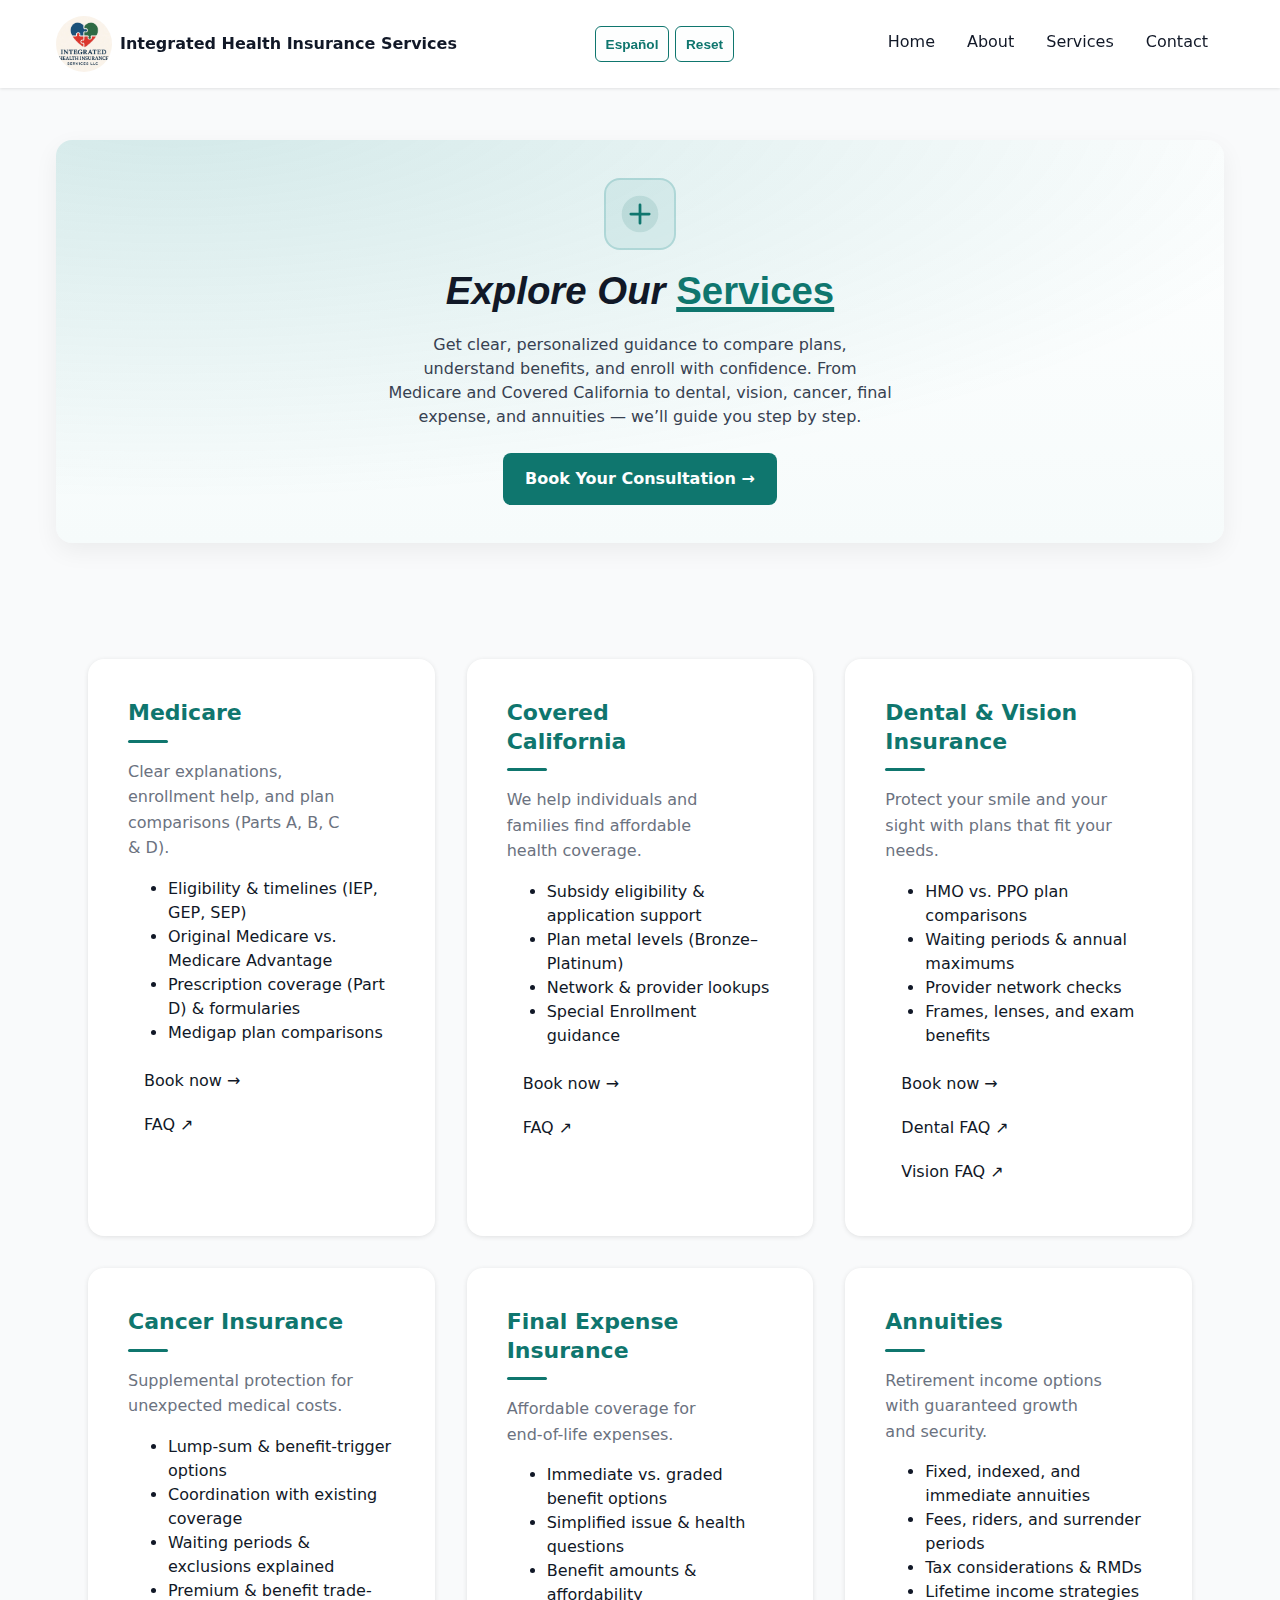
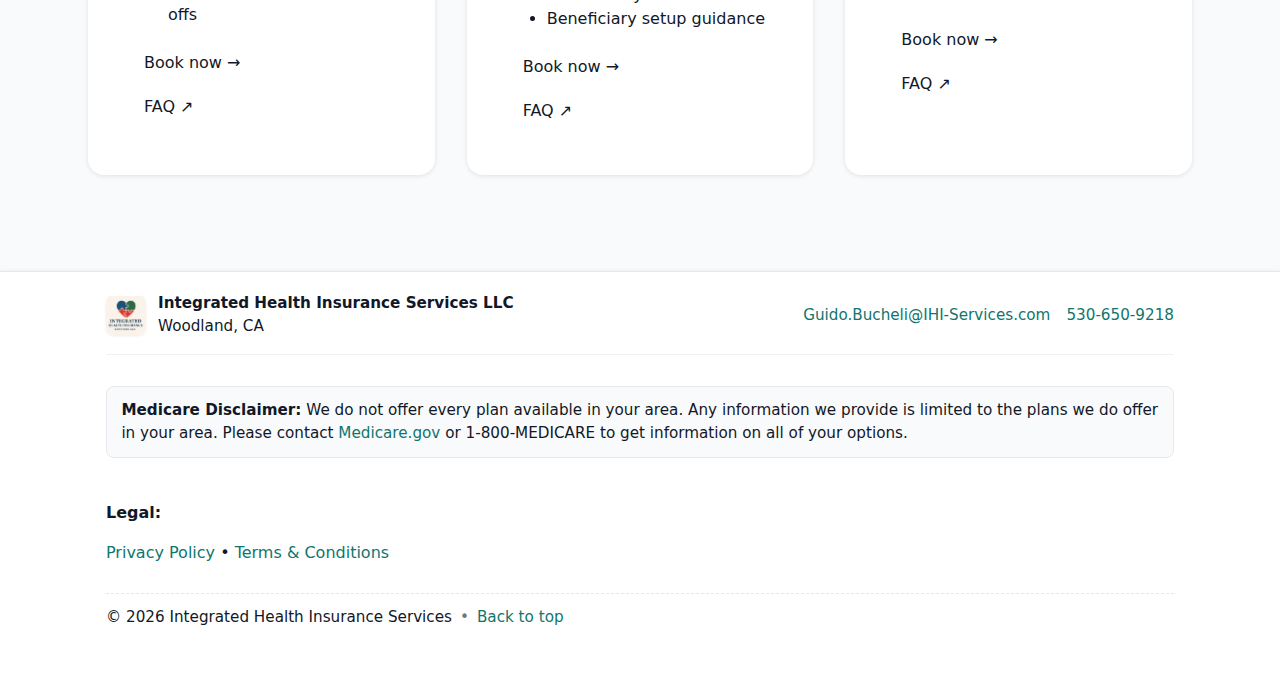
<file: services.html>
<!DOCTYPE html>
<html lang="en">
<head>
  <meta charset="UTF-8" />
  <meta name="viewport" content="width=device-width, initial-scale=1" />
  <title>Our Services | Integrated Health Insurance Services</title>
  <!-- Primary SEO Info -->
  <meta name="description" content="Independent Medicare & health insurance help in Woodland, CA. Free plan comparisons for Medicare, Covered California, dental, vision, cancer & final expense." />
      <link rel="canonical" href="https://ihi-services.com/" />
    <meta property="og:type" content="website" />
    <meta property="og:title" content="Medicare & Health Insurance Help in Woodland, CA" />
    <meta property="og:description" content="Free guidance for Medicare, Covered California, dental & vision, cancer and final expense insurance." />
    <meta property="og:url" content="https://ihi-services.com/" />
    <meta property="og:image" content="https://ihi-services.com/Images/og-cover.jpg" />
  
  <link rel="stylesheet" href="styles.css" />

  <!-- SEO JSON SCRIPT-->
  <script type="application/ld+json"> {
    "@context":"https://schema.org",
    "@type":"InsuranceAgency",
    "name":"Integrated Health Insurance Services",
    "image":"https://ihi-services.com/Images/NEW LOGO.jpg",
    "url":"https://ihi-services.com/",
    "address":{
      "@type":"PostalAddress",
      "addressLocality":"Woodland",
      "addressRegion":"CA",
      "postalCode":"95695",
      "addressCountry":"US"
    },
    "areaServed": ["Woodland CA","Yolo County","Greater Sacramento"],
    "priceRange":"$"
  }
  </script>


  <!-- Google Translate (same loader as other pages) -->
  <script>
    function googleTranslateElementInit() {
      new google.translate.TranslateElement(
        {
          pageLanguage: 'en',
          includedLanguages: 'en,es',
          layout: google.translate.TranslateElement.InlineLayout.SIMPLE,
          autoDisplay: false
        },
        'google_translate_element'
      );
    }
  </script>
  <script src="https://translate.google.com/translate_a/element.js?cb=googleTranslateElementInit" defer></script>

  <noscript>
    <style>
      .nojs-note { display:block; padding:0.75rem; margin:0.5rem 0; background:#fffbeb; border:1px solid #f59e0b; color:#92400e; border-radius:0.5rem; }
    </style>
  </noscript>
</head>
<body class="body" id="top">
  <!-- Header (IDENTICAL across pages) -->
<header class="header" role="banner">
    <div class="header-container">
      <div class="brand">
        <img src="Images/NEW LOGO.jpg" alt= "Company Logo" class="logo-image" />
        <span class="logo">Integrated Health Insurance Services</span>
      </div>

      <div class="lang-select-wrapper" aria-label="Language selector">
        <button type="button" class="lang-button" data-lang="es">Español</button>
        <button type="button" class="lang-button" data-lang="reset">Reset</button>
      </div>

      <button class="hamburger" aria-label="Open menu" aria-controls="site-nav" aria-expanded="false">
        <svg class="hamburger-icon" viewBox="0 0 24 24" fill="currentColor" aria-hidden="true">
          <path d="M4 6h16M4 12h16M4 18h16" />
        </svg>
      </button>

      <nav id="site-nav" class="nav" role="navigation" aria-label="Primary">
        <a class="nav-link" href="index.html">Home</a>
        <a class="nav-link" href="about.html">About</a>
        <a class="nav-link" href="services.html">Services</a>
        <a class="nav-link" href="schedule.html">Contact</a>
      </nav>
    </div>
  </header>

  <noscript>
    <div class="main" role="note">
      <p class="nojs-note">JavaScript is disabled. Language switching and navigation enhancements require JavaScript.</p>
    </div>
  </noscript>

  <!-- Main -->
<main class="main">
  <!-- Hero (badge style) -->
  <section class="hero hero-badge">
    <div class="hero-wrap">
      <div class="hero-badge-icon" aria-hidden="true">
        <!-- Icon: health cross / insurance theme -->
        <svg viewBox="0 0 48 48" class="cal">
          <circle cx="24" cy="24" r="20" fill="currentColor" opacity="0.12"/>
          <path d="M24 14v20M14 24h20" stroke="currentColor" stroke-width="3" 
                fill="none" stroke-linecap="round"/>
        </svg>
      </div>

      <h1 class="hero-title">Explore Our <em>Services</em></h1>
      <p class="hero-subtitle">
        Get clear, personalized guidance to compare plans, understand benefits, 
        and enroll with confidence. From Medicare and Covered California to 
        dental, vision, cancer, final expense, and annuities — we’ll guide you 
        step by step.
      </p>

      <a class="cta-button" href="schedule.html">
        Book Your Consultation →
      </a>
    </div>
  </section>

    <!-- Quick Links -->
    <section class="services" aria-labelledby="quick-links-title">
      <h2 id="quick-links-title" class="sr-only">Quick Links</h2>
      <div class="service-card stack-gap mobile-only">
        <h3>Jump to a Service</h3>
        <p class="card-note">Choose a topic to learn more, compare options, and see FAQs.</p>
        <div class="card-links">
          <a class="nav-link" href="#medicare">Medicare</a>
          <a class="nav-link" href="#covered-california">Covered California</a>
          <a class="nav-link" href="#dental-vision">Dental &amp; Vision</a>
          <a class="nav-link" href="#cancer-insurance">Cancer Insurance</a>
          <a class="nav-link" href="#final-expense">Final Expense</a>
          <a class="nav-link" href="#annuities">Annuities</a>
        </div>
      </div>
    </section>

    <!-- Service Sections -->
    <section class="services" aria-labelledby="services-detail-title">
      <h2 id="services-detail-title" class="sr-only">Service Details</h2>

      <!-- Medicare -->
      <article class="service-card" id="medicare" aria-labelledby="medicare-title">
        <h3 id="medicare-title">Medicare</h3>
        <p>Clear explanations, enrollment help, and plan comparisons (Parts A, B, C &amp; D).</p>
        <ul class="service-bullets">
          <li>Eligibility &amp; timelines (IEP, GEP, SEP)</li>
          <li>Original Medicare vs. Medicare Advantage</li>
          <li>Prescription coverage (Part D) &amp; formularies</li>
          <li>Medigap plan comparisons</li>
        </ul>
        <div class="card-links">
          <a class="nav-link" href="schedule.html">Book now →</a>
          <a class="nav-link" target="_blank" rel="noopener" href="http://hhs.gov/answers/medicare/index.html">FAQ ↗</a>
        </div>
      </article>

      <!-- Covered California -->
      <article class="service-card" id="covered-california" aria-labelledby="cc-title">
        <h3 id="cc-title">Covered California</h3>
        <p>We help individuals and families find affordable health coverage.</p>
        <ul class="service-bullets">
          <li>Subsidy eligibility &amp; application support</li>
          <li>Plan metal levels (Bronze–Platinum)</li>
          <li>Network &amp; provider lookups</li>
          <li>Special Enrollment guidance</li>
        </ul>
        <div class="card-links">
          <a class="nav-link" href="schedule.html">Book now →</a>
          <a class="nav-link" target="_blank" rel="noopener" href="https://www.coveredca.com/support/getting-started/">FAQ ↗</a>
        </div>
      </article>

      <!-- Dental & Vision -->
      <article class="service-card" id="dental-vision" aria-labelledby="dv-title">
        <h3 id="dv-title">Dental &amp; Vision Insurance</h3>
        <p>Protect your smile and your sight with plans that fit your needs.</p>
        <ul class="service-bullets">
          <li>HMO vs. PPO plan comparisons</li>
          <li>Waiting periods &amp; annual maximums</li>
          <li>Provider network checks</li>
          <li>Frames, lenses, and exam benefits</li>
        </ul>
        <div class="card-links">
          <a class="nav-link" href="schedule.html">Book now →</a>
          <a class="nav-link" target="_blank" rel="noopener" href="https://www1.deltadentalins.com/about/contact.html">Dental FAQ ↗</a>
          <a class="nav-link" target="_blank" rel="noopener" href="https://www.vsp.com/faqs">Vision FAQ ↗</a>
        </div>
      </article>

      <!-- Cancer Insurance -->
      <article class="service-card" id="cancer-insurance" aria-labelledby="cancer-title">
        <h3 id="cancer-title">Cancer Insurance</h3>
        <p>Supplemental protection for unexpected medical costs.</p>
        <ul class="service-bullets">
          <li>Lump-sum &amp; benefit-trigger options</li>
          <li>Coordination with existing coverage</li>
          <li>Waiting periods &amp; exclusions explained</li>
          <li>Premium &amp; benefit trade-offs</li>
        </ul>
        <div class="card-links">
          <a class="nav-link" href="schedule.html">Book now →</a>
          <a class="nav-link" target="_blank" rel="noopener" href="https://www.aetna.com/faqs-health-insurance.html">FAQ ↗</a>
        </div>
      </article>

      <!-- Final Expense -->
      <article class="service-card" id="final-expense" aria-labelledby="fe-title">
        <h3 id="fe-title">Final Expense Insurance</h3>
        <p>Affordable coverage for end-of-life expenses.</p>
        <ul class="service-bullets">
          <li>Immediate vs. graded benefit options</li>
          <li>Simplified issue &amp; health questions</li>
          <li>Benefit amounts &amp; affordability</li>
          <li>Beneficiary setup guidance</li>
        </ul>
        <div class="card-links">
          <a class="nav-link" href="schedule.html">Book now →</a>
          <a class="nav-link" target="_blank" rel="noopener" href="https://www.nationallife.com/Resource-center/FAQ/Individuals-and-Families">FAQ ↗</a>
        </div>
      </article>

      <!-- Annuities -->
      <article class="service-card" id="annuities" aria-labelledby="annuity-title">
        <h3 id="annuity-title">Annuities</h3>
        <p>Retirement income options with guaranteed growth and security.</p>
        <ul class="service-bullets">
          <li>Fixed, indexed, and immediate annuities</li>
          <li>Fees, riders, and surrender periods</li>
          <li>Tax considerations &amp; RMDs</li>
          <li>Lifetime income strategies</li>
        </ul>
        <div class="card-links">
          <a class="nav-link" href="schedule.html">Book now →</a>
          <a class="nav-link" target="_blank" rel="noopener" href="https://www.nationallife.com/Resource-center/FAQ/Individuals-and-Families">FAQ ↗</a>
        </div>
      </article>

      <!-- Back to top -->
      <div class="service-card stack-gap mobile-only">
        <div class="card-links">
          <a class="nav-link" href="#top" onclick="window.scrollTo({top: 0, behavior: 'smooth'}); return false;">Back to top ↑</a>
        </div>
      </div>
    </section>
  </main>

<!-- Footer -->
<footer class="footer" role="contentinfo">
  <div class="footer-inner">
    <div class="footer-top">
      <div class="brand-mini">
        <img src="Images/NEW LOGO.jpg" alt="Integrated Health Insurance Services logo" class="logo-mini" />
        <div>
          <strong>Integrated Health Insurance Services LLC</strong><br />
          Woodland, CA
        </div>
      </div>

      <div class="footer-contact">
        <a href="mailto:Guido.Bucheli@IHI-Services.com">Guido.Bucheli@IHI-Services.com</a>
        <a href="tel:+15306509218">530-650-9218</a>
      </div>
    </div>

    <div class="footer-legal">
      <p class="cms-disclaimer">
        <strong>Medicare Disclaimer:</strong>
        We do not offer every plan available in your area. Any information we provide is limited to the plans we do offer in your area.
        Please contact <a href="https://www.medicare.gov/" target="_blank" rel="noopener">Medicare.gov</a> or 1-800-MEDICARE to get information on all of your options.
      </p>

    <div class="footer-links">
      <p><b>Legal:</b></p>
      <p>
        <a href="/Privacy-Policy.html" class="mini-link">Privacy Policy</a> 
        <span class="dot">•</span> 
        <a href="/Terms-and-Conditions.html" class="mini-link">Terms &amp; Conditions</a>
      </p>
    </div>

    <div class="footer-bottom">
      <span>© <span id="year"></span> Integrated Health Insurance Services</span>
      <span class="dot">•</span>
      <a class="mini-link" href="#top">Back to top</a>
    </div>
  </div>
</footer>

  <!-- Scripts -->
  <script>
    // Year stamp
    document.getElementById('year').textContent = new Date().getFullYear();

    // Mobile nav toggle
    (function () {
      const btn = document.querySelector('.hamburger');
      const nav = document.getElementById('site-nav');
      if (!btn || !nav) return;
      btn.addEventListener('click', () => {
        const expanded = btn.getAttribute('aria-expanded') === 'true';
        btn.setAttribute('aria-expanded', String(!expanded));
        nav.classList.toggle('show');
      });
    })();

    // Language buttons logic
    (function(){
      const KEY = 'preferred_lang';
      const PAGE_LANG = 'en';
      const COOKIE_NAME = 'googtrans';

      function setCookie(name, value) {
        const expires = new Date(Date.now() + 365*24*60*60*1000).toUTCString();
        document.cookie = `${name}=${value}; expires=${expires}; path=/`;
        const parts = location.hostname.split('.');
        if (parts.length > 1) {
          const root = '.' + parts.slice(-2).join('.');
          document.cookie = `${name}=${value}; expires=${expires}; path=/; domain=${root}`;
        }
      }
      function clearCookie(name) {
        const expires = 'Thu, 01 Jan 1970 00:00:00 GMT';
        document.cookie = `${name}=; expires=${expires}; path=/`;
        const parts = location.hostname.split('.');
        if (parts.length > 1) {
          const root = '.' + parts.slice(-2).join('.');
          document.cookie = `${name}=; expires=${expires}; path=/; domain=${root}`;
        }
      }

      function getTranslateSelect() {
        return document.querySelector('#google_translate_element select.goog-te-combo');
      }

      function applyLanguage(lang) {
        if (lang === 'reset') {
          clearCookie(COOKIE_NAME);
          localStorage.removeItem(KEY);
          const sel = getTranslateSelect();
          if (sel) {
            sel.value = PAGE_LANG;
            sel.dispatchEvent(new Event('change'));
            setTimeout(() => location.reload(), 200);
          } else {
            location.reload();
          }
          return;
        }

        const official = getTranslateSelect();
        if (official) {
          if (official.value !== lang) {
            official.value = lang;
            official.dispatchEvent(new Event('change'));
          }
          localStorage.setItem(KEY, lang);
          setCookie(COOKIE_NAME, `/${PAGE_LANG}/${lang}`);
          return;
        }

        // Fallback if widget never becomes available
        setCookie(COOKIE_NAME, `/${PAGE_LANG}/${lang}`);
        localStorage.setItem(KEY, lang);
        location.reload();
      }

      function whenTranslateReady(cb) {
        const tryNow = () => {
          const sel = getTranslateSelect();
          if (sel) { cb(sel); return true; }
          return false;
        };
        if (tryNow()) return;
        const obs = new MutationObserver(() => { if (tryNow()) obs.disconnect(); });
        obs.observe(document.documentElement, { childList: true, subtree: true });
      }

      function updateButtonsUI(current) {
        document.querySelectorAll('.lang-button').forEach(btn => {
          const active = (current !== 'en' && btn.dataset.lang === current);
          btn.setAttribute('aria-pressed', active ? 'true' : 'false');
        });
      }

      document.addEventListener('DOMContentLoaded', () => {
        document.querySelectorAll('.lang-button').forEach(btn => {
          btn.addEventListener('click', () => {
            applyLanguage(btn.dataset.lang);
            updateButtonsUI(btn.dataset.lang === 'reset' ? 'en' : btn.dataset.lang);
          });
        });

        whenTranslateReady(() => {
          const saved = localStorage.getItem(KEY);
          if (saved && saved !== 'en') {
            applyLanguage(saved);
            updateButtonsUI(saved);
          } else {
            updateButtonsUI('en');
          }
        });
      });
    })();
  </script>

  <!-- Anchor Script -->
  <script>
  // Dynamically set the header height as the anchor offset (keeps CSS in sync)
  (function setAnchorOffset() {
    function update() {
      const header = document.querySelector('.header');
      if (!header) return;
      const extra = 8; // a little breathing room
      document.documentElement.style.setProperty('--anchor-offset', (header.offsetHeight + extra) + 'px');
    }
    update();
    window.addEventListener('resize', update);
    document.addEventListener('DOMContentLoaded', update);
  })();

  // Optional: center short targets on mobile
  (function centerTargetsOnMobile() {
    const isMobile = () => window.matchMedia('(max-width: 767px)').matches;

    document.querySelectorAll('a[href^="#"]').forEach(a => {
      const href = a.getAttribute('href');
      if (!href || href === '#top') return; // allow your Back-to-top to work normally

      a.addEventListener('click', (e) => {
        const id = href.slice(1);
        const target = document.getElementById(id);
        if (!target) return;

        // Only override on mobile; otherwise let default behavior happen
        if (isMobile()) {
          e.preventDefault();

          // If the target is shorter than ~80% of the viewport, center it; otherwise align to top.
          const shortEnough = target.offsetHeight < window.innerHeight * 0.8;

          if (shortEnough) {
            target.scrollIntoView({ behavior: 'smooth', block: 'center' });
          } else {
            // align to top but respect the sticky header offset
            const y = target.getBoundingClientRect().top + window.pageYOffset
                      - parseFloat(getComputedStyle(document.documentElement).getPropertyValue('--anchor-offset') || 0);
            window.scrollTo({ top: y, behavior: 'smooth' });
          }

          // Keep the URL hash updated
          history.pushState(null, '', href);
        }
      });
    });
  })();
</script>

</body>
</html>
</file>
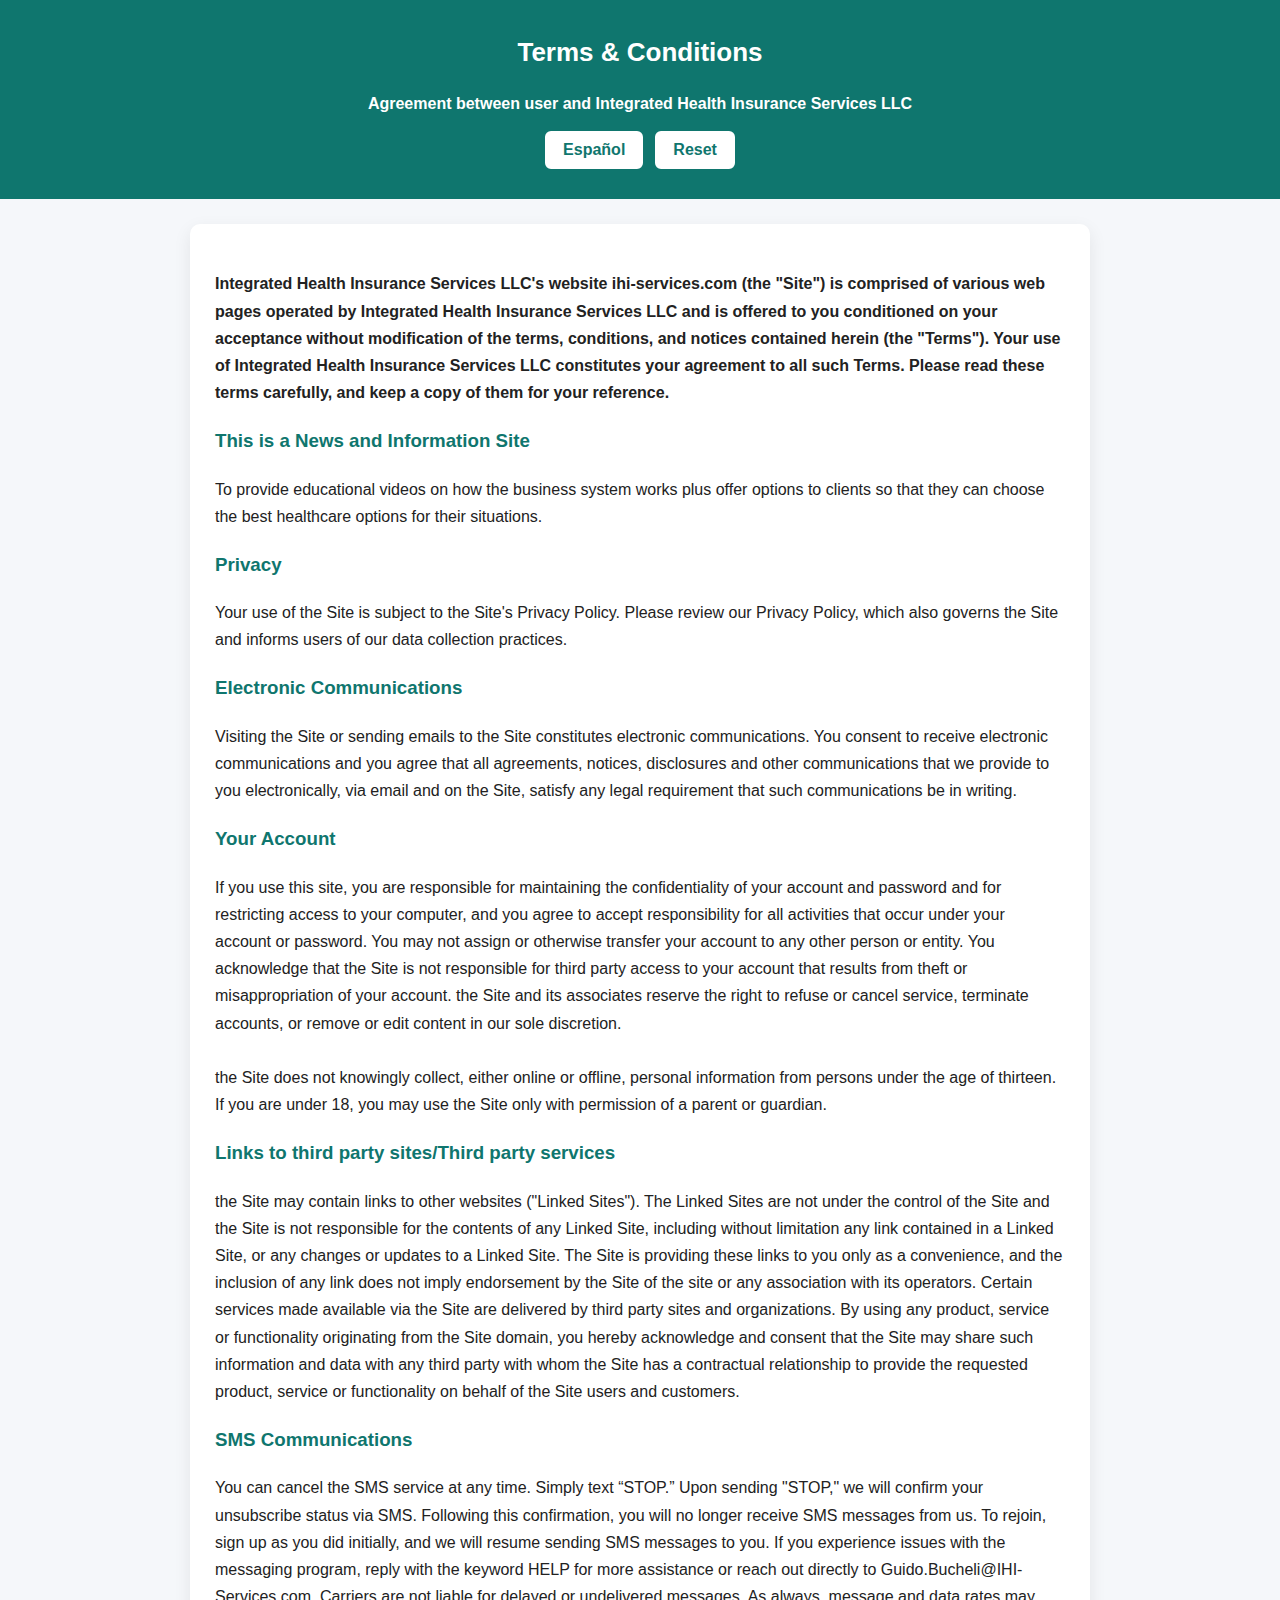
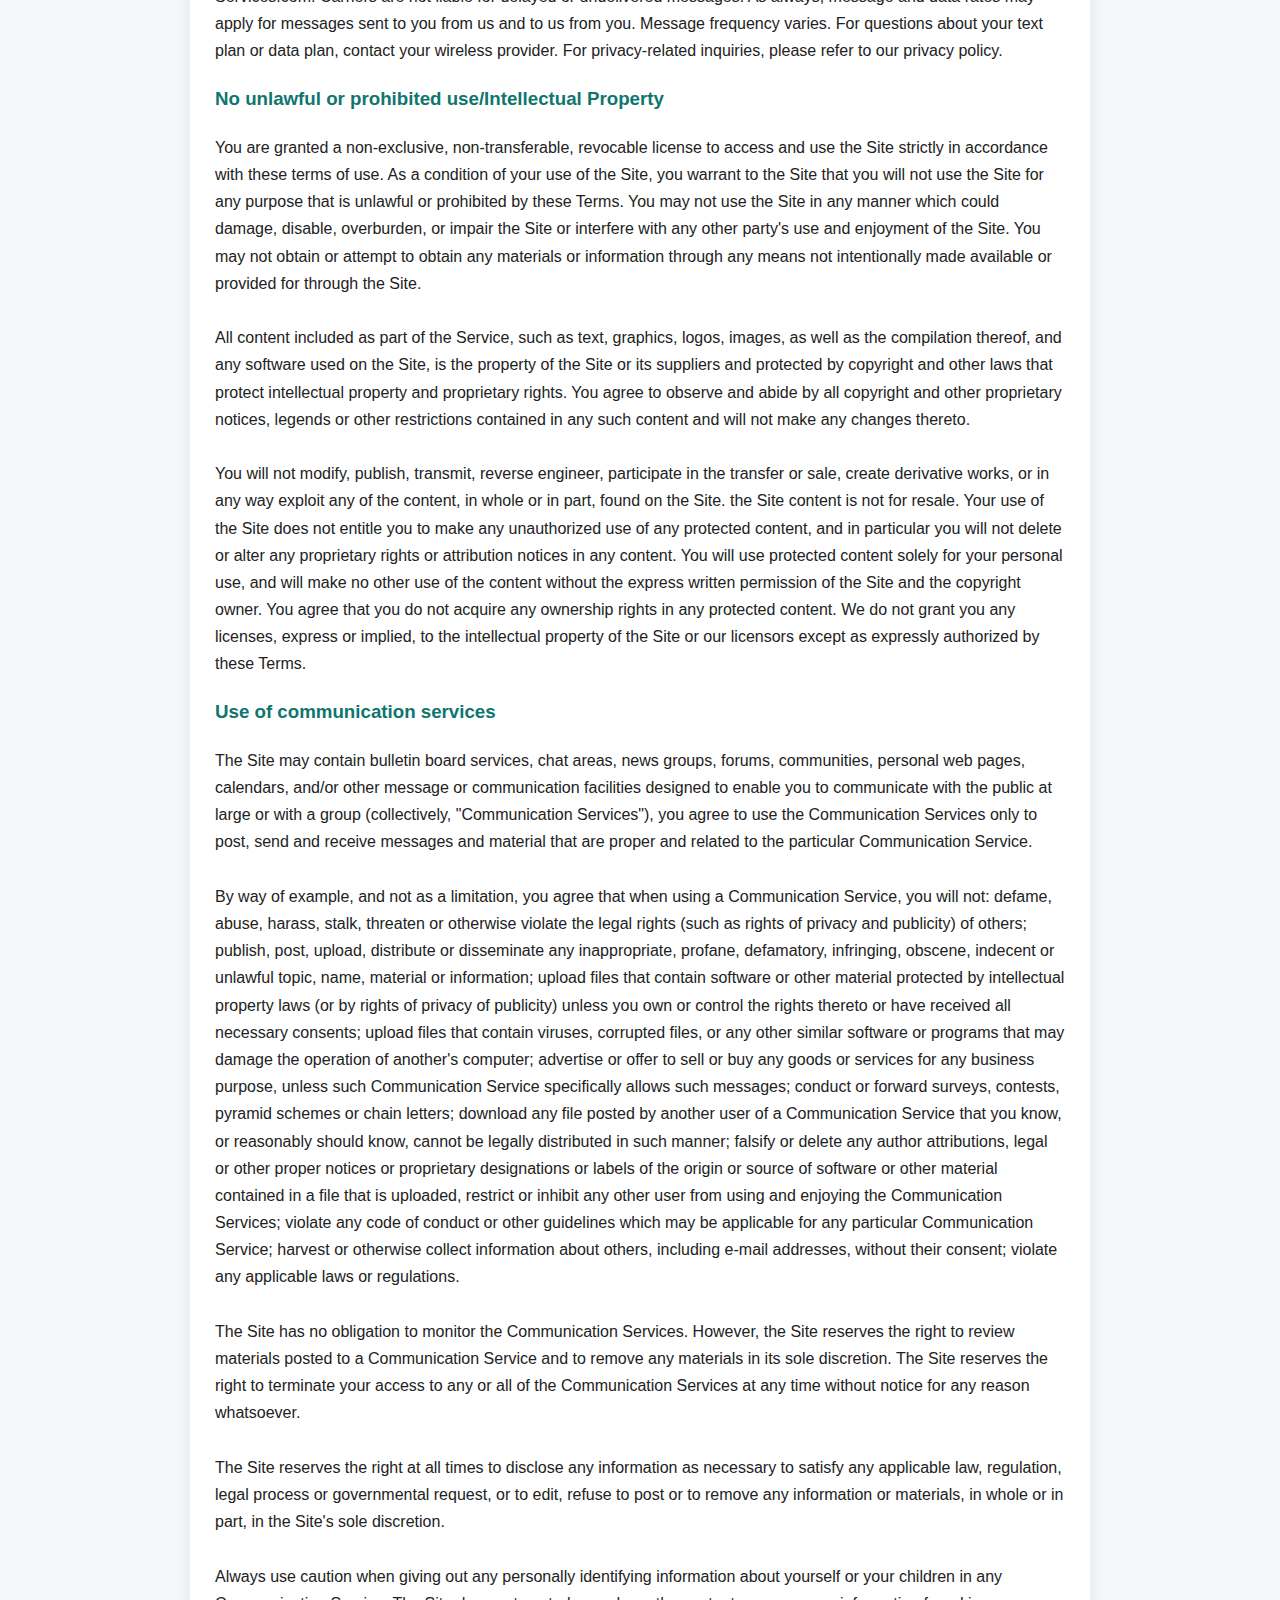
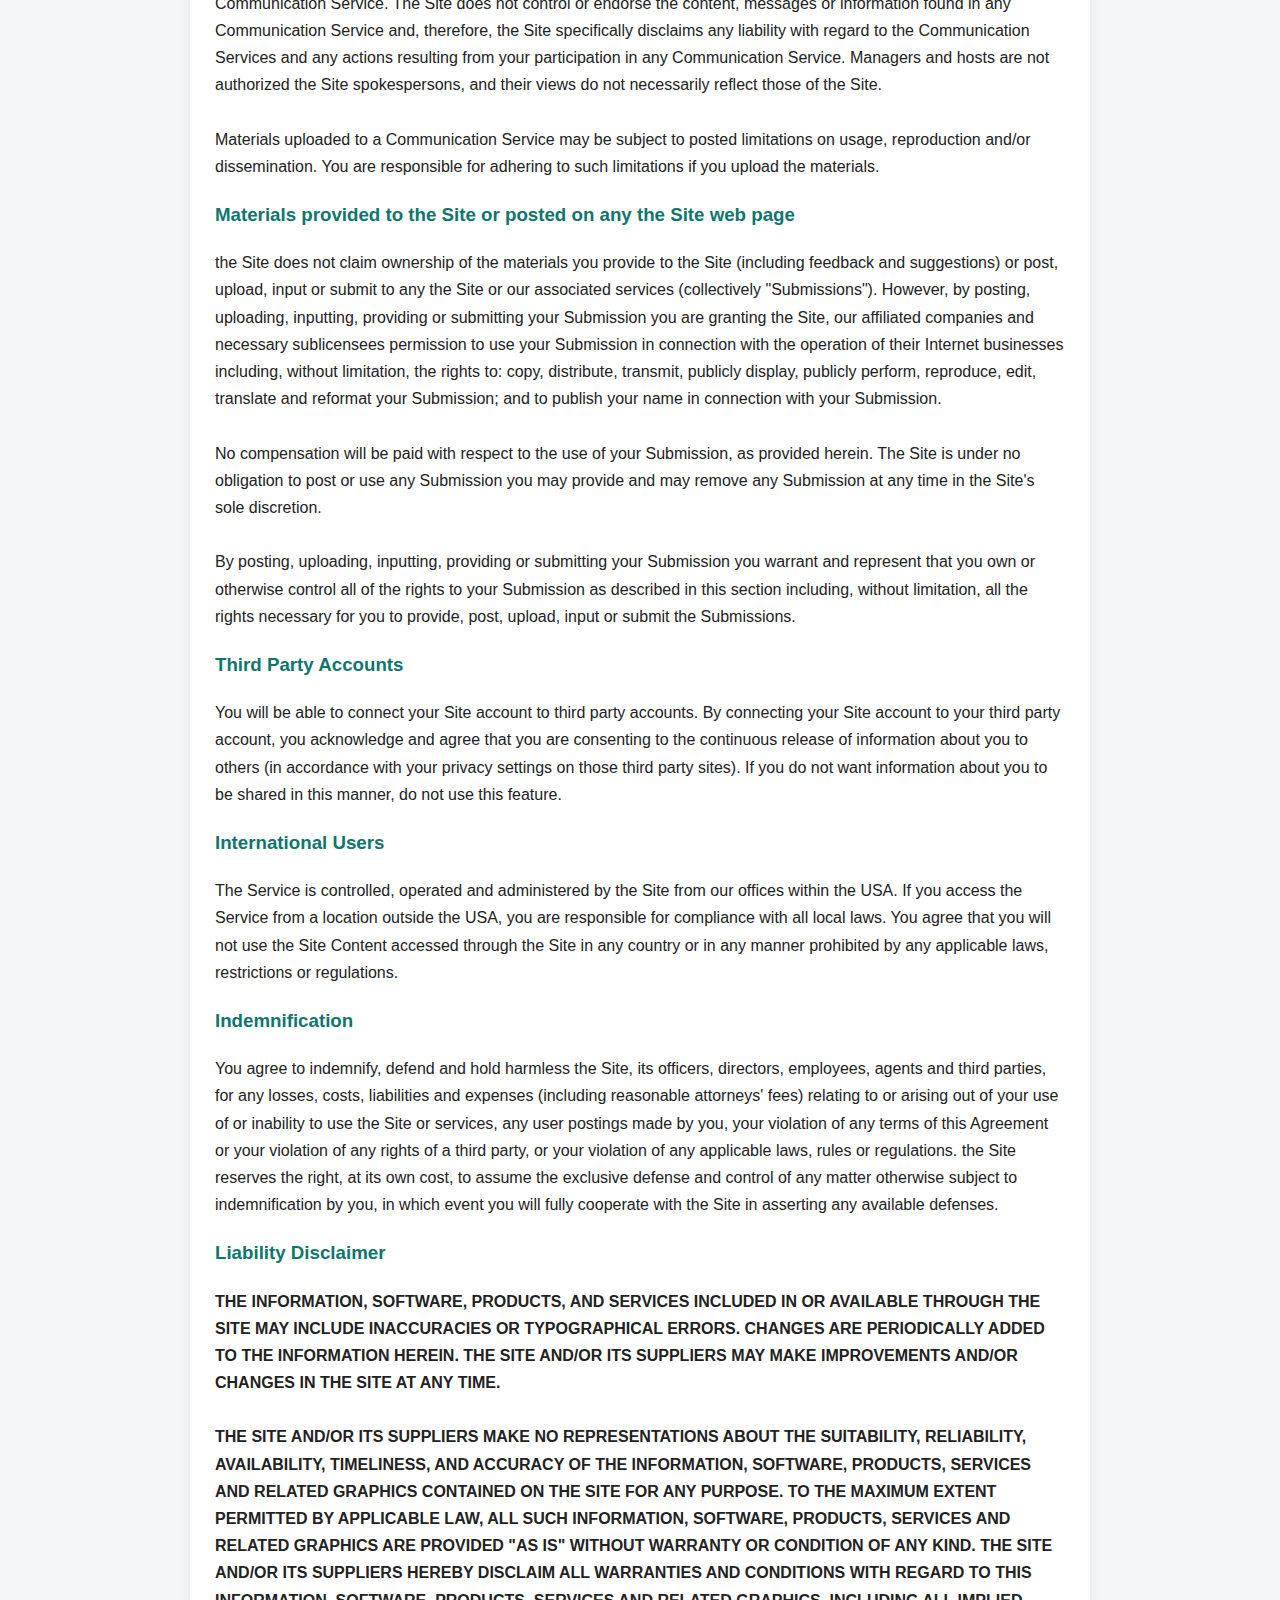
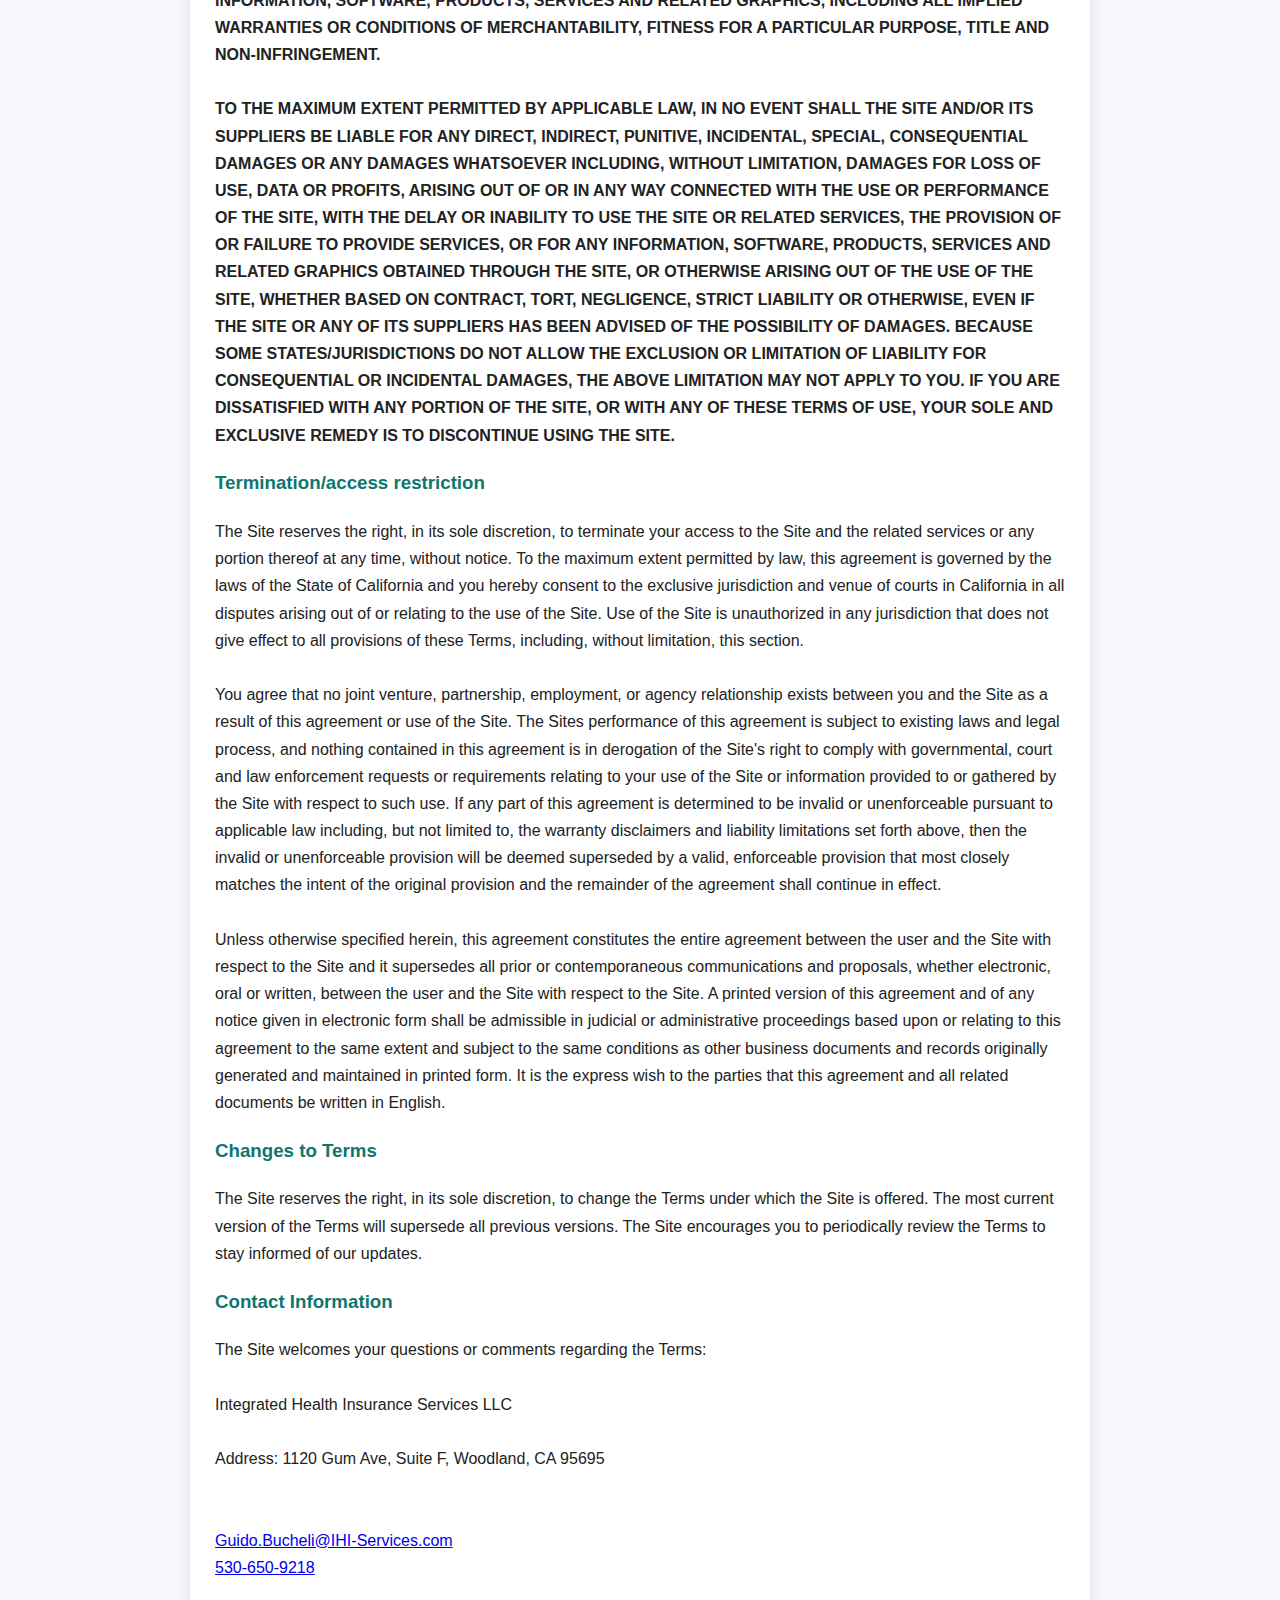
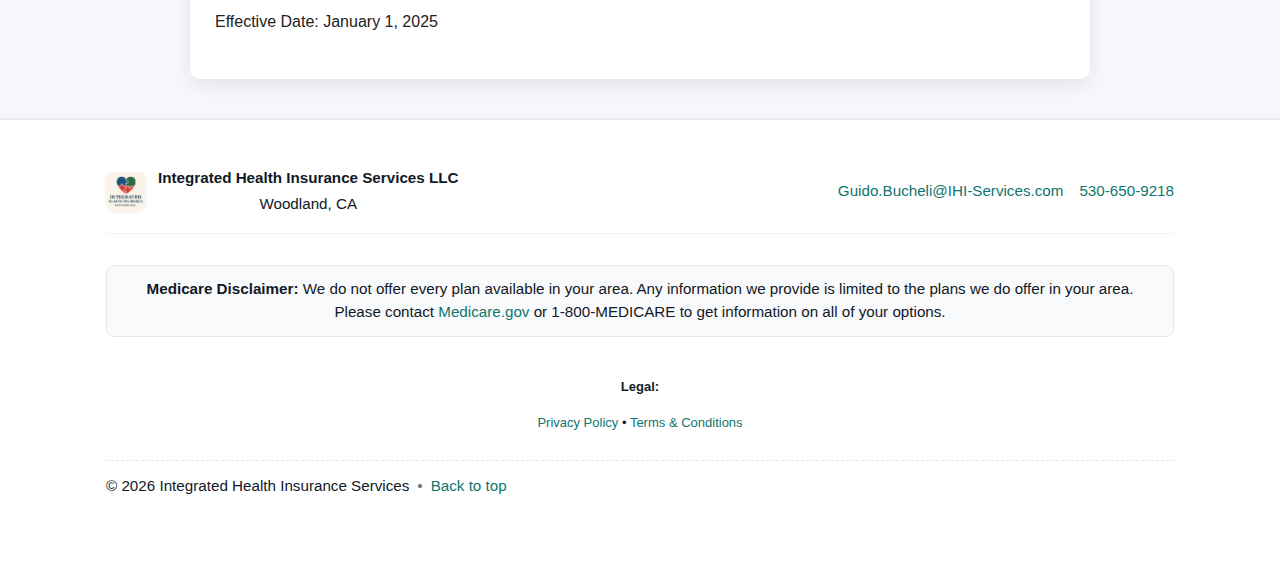
<file: Terms-and-Conditions.html>
<!DOCTYPE html>
<html lang="en">
<head>
  <meta charset="UTF-8" />
  <meta name="viewport" content="width=device-width, initial-scale=1.0" />
  <title>Terms & Conditions | Integrated Health Insurance Services LLC</title>
  <link rel="stylesheet" href="styles.css">

  <style>
    body {
      font-family: Arial, Helvetica, sans-serif;
      background: #f5f7fa;
      margin: 0;
      color: #222;
      line-height: 1.7;
    }

    header {
      background: #0F766E;
      color: #fff;
      padding: 30px 15px;
      text-align: center;
    }

    header h1 {
      margin: 0;
      font-size: 26px;
    }

    .container {
      max-width: 900px;
      margin: 25px auto 40px auto;
      background: #fff;
      padding: 30px 25px;
      border-radius: 10px;
      box-shadow: 0 6px 18px rgba(0,0,0,0.08);
    }

    h2, h3 {
      color: #0F766E;
    }

    p {
      margin-bottom: 14px;
    }

    footer {
      text-align: center;
      padding: 25px;
      background: #0F766E;
      color: #fff;
      font-size: 13px;
    }

    footer a {
      color: #fff;
      text-decoration: underline;
    }
  </style>
  <!-- Google Translate -->
  <div id="google_translate_element" style="display:none;"></div>
    <script type="text/javascript">
    function googleTranslateElementInit() {
        new google.translate.TranslateElement({
        pageLanguage: 'en',
        layout: google.translate.TranslateElement.InlineLayout.SIMPLE
        }, 'google_translate_element');
    }
    </script>
    <script type="text/javascript" src="//translate.google.com/translate_a/element.js?cb=googleTranslateElementInit"></script>
</head>

<body>

<header>
    
  <h1>Terms & Conditions</h1>
  <p><strong>Agreement between user and Integrated Health Insurance Services LLC</strong></p>
  <div class="header-lang-wrapper" role="region" aria-label="Language selector">
      <button type="button" class="lang-button" data-lang="es">Español</button>
      <button type="button" class="lang-button" data-lang="reset">Reset</button>
  </div>
</header>

<div class="container">

  <p><strong>Integrated Health Insurance Services LLC's website ihi-services.com (the "Site") is comprised of various web pages operated by Integrated Health Insurance Services LLC and is offered to you conditioned on your acceptance without modification of the terms, conditions, and notices contained herein (the "Terms"). Your use of Integrated Health Insurance Services LLC constitutes your agreement to all such Terms. Please read these terms carefully, and keep a copy of them for your reference.</strong></p>


  <h3>This is a News and Information Site</h3>
  <p>
    To provide educational videos on how the business system works plus offer options to clients so that they can choose the best healthcare options for their situations.
  </p>

  <h3>Privacy</h3>
  <p>
    Your use of the Site is subject to the Site's Privacy Policy. Please review our Privacy Policy, which also governs the Site and informs users of our data collection practices.
  </p>

  <h3>Electronic Communications</h3>
  <p>
    Visiting the Site or sending emails to the Site constitutes electronic communications. You consent to receive electronic communications and you agree that all agreements, notices, disclosures and other communications that we provide to you electronically, via email and on the Site, satisfy any legal requirement that such communications be in writing.
  </p>

  <h3>Your Account</h3>
  <p>
    If you use this site, you are responsible for maintaining the confidentiality of your account and password and for restricting access to your computer, and you agree to accept responsibility for all activities that occur under your account or password. You may not assign or otherwise transfer your account to any other person or entity. You acknowledge that the Site is not responsible for third party access to your account that results from theft or misappropriation of your account. the Site and its associates reserve the right to refuse or cancel service, terminate accounts, or remove or edit content in our sole discretion.

    <br><br>the Site does not knowingly collect, either online or offline, personal information from persons under the age of thirteen. If you are under 18, you may use the Site only with permission of a parent or guardian.
  </p>

  <h3>Links to third party sites/Third party services</h3>
  <p>
    the Site may contain links to other websites ("Linked Sites"). The Linked Sites are not under the control of the Site and the Site is not responsible for the contents of any Linked Site, including without limitation any link contained in a Linked Site, or any changes or updates to a Linked Site. The Site is providing these links to you only as a convenience, and the inclusion of any link does not imply endorsement by the Site of the site or any association with its operators. Certain services made available via the Site are delivered by third party sites and organizations. By using any product, service or functionality originating from the Site domain, you hereby acknowledge and consent that the Site may share such information and data with any third party with whom the Site has a contractual relationship to provide the requested product, service or functionality on behalf of the Site users and customers.
  </p>

  <h3>SMS Communications</h3>
  <p>
    You can cancel the SMS service at any time. Simply text “STOP.” Upon sending "STOP," we will confirm your unsubscribe status via SMS. Following this confirmation, you will no longer receive SMS messages from us. To rejoin, sign up as you did initially, and we will resume sending SMS messages to you. If you experience issues with the messaging program, reply with the keyword HELP for more assistance or reach out directly to Guido.Bucheli@IHI-Services.com. Carriers are not liable for delayed or undelivered messages. As always, message and data rates may apply for messages sent to you from us and to us from you. Message frequency varies. For questions about your text plan or data plan, contact your wireless provider. For privacy-related inquiries, please refer to our privacy policy.
  </p>

  <h3>No unlawful or prohibited use/Intellectual Property</h3>
  <p>
    You are granted a non-exclusive, non-transferable, revocable license to access and use the Site strictly in accordance with these terms of use. As a condition of your use of the Site, you warrant to the Site that you will not use the Site for any purpose that is unlawful or prohibited by these Terms. You may not use the Site in any manner which could damage, disable, overburden, or impair the Site or interfere with any other party's use and enjoyment of the Site. You may not obtain or attempt to obtain any materials or information through any means not intentionally made available or provided for through the Site.
    <br><br>All content included as part of the Service, such as text, graphics, logos, images, as well as the compilation thereof, and any software used on the Site, is the property of the Site or its suppliers and protected by copyright and other laws that protect intellectual property and proprietary rights. You agree to observe and abide by all copyright and other proprietary notices, legends or other restrictions contained in any such content and will not make any changes thereto.
    <br><br>You will not modify, publish, transmit, reverse engineer, participate in the transfer or sale, create derivative works, or in any way exploit any of the content, in whole or in part, found on the Site. the Site content is not for resale. Your use of the Site does not entitle you to make any unauthorized use of any protected content, and in particular you will not delete or alter any proprietary rights or attribution notices in any content. You will use protected content solely for your personal use, and will make no other use of the content without the express written permission of the Site and the copyright owner. You agree that you do not acquire any ownership rights in any protected content. We do not grant you any licenses, express or implied, to the intellectual property of the Site or our licensors except as expressly authorized by these Terms.
  </p>

  <h3>Use of communication services</h3>
  <p>
    The Site may contain bulletin board services, chat areas, news groups, forums, communities, personal web pages, calendars, and/or other message or communication facilities designed to enable you to communicate with the public at large or with a group (collectively, "Communication Services"), you agree to use the Communication Services only to post, send and receive messages and material that are proper and related to the particular Communication Service.
    <br><br>By way of example, and not as a limitation, you agree that when using a Communication Service, you will not: defame, abuse, harass, stalk, threaten or otherwise violate the legal rights (such as rights of privacy and publicity) of others; publish, post, upload, distribute or disseminate any inappropriate, profane, defamatory, infringing, obscene, indecent or unlawful topic, name, material or information; upload files that contain software or other material protected by intellectual property laws (or by rights of privacy of publicity) unless you own or control the rights thereto or have received all necessary consents; upload files that contain viruses, corrupted files, or any other similar software or programs that may damage the operation of another's computer; advertise or offer to sell or buy any goods or services for any business purpose, unless such Communication Service specifically allows such messages; conduct or forward surveys, contests, pyramid schemes or chain letters; download any file posted by another user of a Communication Service that you know, or reasonably should know, cannot be legally distributed in such manner; falsify or delete any author attributions, legal or other proper notices or proprietary designations or labels of the origin or source of software or other material contained in a file that is uploaded, restrict or inhibit any other user from using and enjoying the Communication Services; violate any code of conduct or other guidelines which may be applicable for any particular Communication Service; harvest or otherwise collect information about others, including e-mail addresses, without their consent; violate any applicable laws or regulations.
    <br><br>The Site has no obligation to monitor the Communication Services. However, the Site reserves the right to review materials posted to a Communication Service and to remove any materials in its sole discretion. The Site reserves the right to terminate your access to any or all of the Communication Services at any time without notice for any reason whatsoever.
    <br><br>The Site reserves the right at all times to disclose any information as necessary to satisfy any applicable law, regulation, legal process or governmental request, or to edit, refuse to post or to remove any information or materials, in whole or in part, in the Site's sole discretion.
    <br><br>Always use caution when giving out any personally identifying information about yourself or your children in any Communication Service. The Site does not control or endorse the content, messages or information found in any Communication Service and, therefore, the Site specifically disclaims any liability with regard to the Communication Services and any actions resulting from your participation in any Communication Service. Managers and hosts are not authorized the Site spokespersons, and their views do not necessarily reflect those of the Site.
    <br><br>Materials uploaded to a Communication Service may be subject to posted limitations on usage, reproduction and/or dissemination. You are responsible for adhering to such limitations if you upload the materials.
  </p>

  <h3>Materials provided to the Site or posted on any the Site web page</h3>
  <p>
    the Site does not claim ownership of the materials you provide to the Site (including feedback and suggestions) or post, upload, input or submit to any the Site or our associated services (collectively "Submissions"). However, by posting, uploading, inputting, providing or submitting your Submission you are granting the Site, our affiliated companies and necessary sublicensees permission to use your Submission in connection with the operation of their Internet businesses including, without limitation, the rights to: copy, distribute, transmit, publicly display, publicly perform, reproduce, edit, translate and reformat your Submission; and to publish your name in connection with your Submission.
    <br><br>No compensation will be paid with respect to the use of your Submission, as provided herein. The Site is under no obligation to post or use any Submission you may provide and may remove any Submission at any time in the Site's sole discretion.
    <br><br>By posting, uploading, inputting, providing or submitting your Submission you warrant and represent that you own or otherwise control all of the rights to your Submission as described in this section including, without limitation, all the rights necessary for you to provide, post, upload, input or submit the Submissions.
  </p>

  <h3>Third Party Accounts</h3>
  <p>
   You will be able to connect your Site account to third party accounts. By connecting your Site account to your third party account, you acknowledge and agree that you are consenting to the continuous release of information about you to others (in accordance with your privacy settings on those third party sites). If you do not want information about you to be shared in this manner, do not use this feature.
  </p>

  <h3>International Users</h3>
  <p>
    The Service is controlled, operated and administered by the Site from our offices within the USA. If you access the Service from a location outside the USA, you are responsible for compliance with all local laws. You agree that you will not use the Site Content accessed through the Site in any country or in any manner prohibited by any applicable laws, restrictions or regulations.
  </p>

  <h3>Indemnification</h3>
  <p>
   You agree to indemnify, defend and hold harmless the Site, its officers, directors, employees, agents and third parties, for any losses, costs, liabilities and expenses (including reasonable attorneys' fees) relating to or arising out of your use of or inability to use the Site or services, any user postings made by you, your violation of any terms of this Agreement or your violation of any rights of a third party, or your violation of any applicable laws, rules or regulations. the Site reserves the right, at its own cost, to assume the exclusive defense and control of any matter otherwise subject to indemnification by you, in which event you will fully cooperate with the Site in asserting any available defenses.
  </p>

  <h3>Liability Disclaimer</h3>
  <p><b>
   THE INFORMATION, SOFTWARE, PRODUCTS, AND SERVICES INCLUDED IN OR AVAILABLE THROUGH THE SITE MAY INCLUDE INACCURACIES OR TYPOGRAPHICAL ERRORS. CHANGES ARE PERIODICALLY ADDED TO THE INFORMATION HEREIN. THE SITE AND/OR ITS SUPPLIERS MAY MAKE IMPROVEMENTS AND/OR CHANGES IN THE SITE AT ANY TIME.
  <br><br>THE SITE AND/OR ITS SUPPLIERS MAKE NO REPRESENTATIONS ABOUT THE SUITABILITY, RELIABILITY, AVAILABILITY, TIMELINESS, AND ACCURACY OF THE INFORMATION, SOFTWARE, PRODUCTS, SERVICES AND RELATED GRAPHICS CONTAINED ON THE SITE FOR ANY PURPOSE. TO THE MAXIMUM EXTENT PERMITTED BY APPLICABLE LAW, ALL SUCH INFORMATION, SOFTWARE, PRODUCTS, SERVICES AND RELATED GRAPHICS ARE PROVIDED "AS IS" WITHOUT WARRANTY OR CONDITION OF ANY KIND. THE SITE AND/OR ITS SUPPLIERS HEREBY DISCLAIM ALL WARRANTIES AND CONDITIONS WITH REGARD TO THIS INFORMATION, SOFTWARE, PRODUCTS, SERVICES AND RELATED GRAPHICS, INCLUDING ALL IMPLIED WARRANTIES OR CONDITIONS OF MERCHANTABILITY, FITNESS FOR A PARTICULAR PURPOSE, TITLE AND NON-INFRINGEMENT.
  <br><br>TO THE MAXIMUM EXTENT PERMITTED BY APPLICABLE LAW, IN NO EVENT SHALL THE SITE AND/OR ITS SUPPLIERS BE LIABLE FOR ANY DIRECT, INDIRECT, PUNITIVE, INCIDENTAL, SPECIAL, CONSEQUENTIAL DAMAGES OR ANY DAMAGES WHATSOEVER INCLUDING, WITHOUT LIMITATION, DAMAGES FOR LOSS OF USE, DATA OR PROFITS, ARISING OUT OF OR IN ANY WAY CONNECTED WITH THE USE OR PERFORMANCE OF THE SITE, WITH THE DELAY OR INABILITY TO USE THE SITE OR RELATED SERVICES, THE PROVISION OF OR FAILURE TO PROVIDE SERVICES, OR FOR ANY INFORMATION, SOFTWARE, PRODUCTS, SERVICES AND RELATED GRAPHICS OBTAINED THROUGH THE SITE, OR OTHERWISE ARISING OUT OF THE USE OF THE SITE, WHETHER BASED ON CONTRACT, TORT, NEGLIGENCE, STRICT LIABILITY OR OTHERWISE, EVEN IF THE SITE OR ANY OF ITS SUPPLIERS HAS BEEN ADVISED OF THE POSSIBILITY OF DAMAGES. BECAUSE SOME STATES/JURISDICTIONS DO NOT ALLOW THE EXCLUSION OR LIMITATION OF LIABILITY FOR CONSEQUENTIAL OR INCIDENTAL DAMAGES, THE ABOVE LIMITATION MAY NOT APPLY TO YOU. IF YOU ARE DISSATISFIED WITH ANY PORTION OF THE SITE, OR WITH ANY OF THESE TERMS OF USE, YOUR SOLE AND EXCLUSIVE REMEDY IS TO DISCONTINUE USING THE SITE.
  </b></p>

  <h3>Termination/access restriction</h3>
  <p>
   The Site reserves the right, in its sole discretion, to terminate your access to the Site and the related services or any portion thereof at any time, without notice. To the maximum extent permitted by law, this agreement is governed by the laws of the State of California and you hereby consent to the exclusive jurisdiction and venue of courts in California in all disputes arising out of or relating to the use of the Site. Use of the Site is unauthorized in any jurisdiction that does not give effect to all provisions of these Terms, including, without limitation, this section.
   <br><br>You agree that no joint venture, partnership, employment, or agency relationship exists between you and the Site as a result of this agreement or use of the Site. The Sites performance of this agreement is subject to existing laws and legal process, and nothing contained in this agreement is in derogation of the Site's right to comply with governmental, court and law enforcement requests or requirements relating to your use of the Site or information provided to or gathered by the Site with respect to such use. If any part of this agreement is determined to be invalid or unenforceable pursuant to applicable law including, but not limited to, the warranty disclaimers and liability limitations set forth above, then the invalid or unenforceable provision will be deemed superseded by a valid, enforceable provision that most closely matches the intent of the original provision and the remainder of the agreement shall continue in effect.
   <br><br>Unless otherwise specified herein, this agreement constitutes the entire agreement between the user and the Site with respect to the Site and it supersedes all prior or contemporaneous communications and proposals, whether electronic, oral or written, between the user and the Site with respect to the Site. A printed version of this agreement and of any notice given in electronic form shall be admissible in judicial or administrative proceedings based upon or relating to this agreement to the same extent and subject to the same conditions as other business documents and records originally generated and maintained in printed form. It is the express wish to the parties that this agreement and all related documents be written in English.
  </p>

  <h3>Changes to Terms</h3>
  <p>
    The Site reserves the right, in its sole discretion, to change the Terms under which the Site is offered. The most current version of the Terms will supersede all previous versions. The Site encourages you to periodically review the Terms to stay informed of our updates.
  </p>

  <h3>Contact Information</h3>
  <p>
    The Site welcomes your questions or comments regarding the Terms:<br><br>
    Integrated Health Insurance Services LLC<br>
    <br>Address: 1120 Gum Ave, Suite F, Woodland, CA 95695<br><br>
    <br> <a href="mailto:Guido.Bucheli@IHI-Services.com">Guido.Bucheli@IHI-Services.com</a>
    <br> <a href="tel:+15306509218">530-650-9218</a><br><br>
    Effective Date: January 1, 2025
  </p>

</div>

<!-- Footer -->
<footer class="footer" role="contentinfo">
  <div class="footer-inner">
    <div class="footer-top">
      <div class="brand-mini">
        <img src="Images/NEW LOGO.jpg" alt="Integrated Health Insurance Services logo" class="logo-mini" />
        <div>
          <strong>Integrated Health Insurance Services LLC</strong><br />
          Woodland, CA
        </div>
      </div>

      <div class="footer-contact">
        <a href="mailto:Guido.Bucheli@IHI-Services.com">Guido.Bucheli@IHI-Services.com</a>
        <a href="tel:+15306509218">530-650-9218</a>
      </div>
    </div>

    <div class="footer-legal">
      <p class="cms-disclaimer">
        <strong>Medicare Disclaimer:</strong>
        We do not offer every plan available in your area. Any information we provide is limited to the plans we do offer in your area.
        Please contact <a href="https://www.medicare.gov/" target="_blank" rel="noopener">Medicare.gov</a> or 1-800-MEDICARE to get information on all of your options.
      </p>

    <div class="footer-links">
      <p><b>Legal:</b></p>
      <p>
        <a href="/Privacy-Policy.html" class="mini-link">Privacy Policy</a> 
        <span class="dot">•</span> 
        <a href="/Terms-and-Conditions.html" class="mini-link">Terms &amp; Conditions</a>
      </p>
    </div>

    <div class="footer-bottom">
      <span>© <span id="year"></span> Integrated Health Insurance Services</span>
      <span class="dot">•</span>
      <a class="mini-link" href="#top">Back to top</a>
    </div>
  </div>
</footer>

<!-- Script for translation buttons -->
  <script>
    // Year stamp
    document.getElementById('year').textContent = new Date().getFullYear();

    // Mobile nav toggle
    (function () {
      const btn = document.querySelector('.hamburger');
      const nav = document.getElementById('site-nav');
      if (!btn || !nav) return;
      btn.addEventListener('click', () => {
        const expanded = btn.getAttribute('aria-expanded') === 'true';
        btn.setAttribute('aria-expanded', String(!expanded));
        nav.classList.toggle('show');
      });
    })();

    // Language buttons logic (Español + Reset)
    (function(){
      const KEY = 'preferred_lang';
      const PAGE_LANG = 'en'; // keep in sync with Google config
      const COOKIE_NAME = 'googtrans';

      function setCookie(name, value) {
        const expires = new Date(Date.now() + 365*24*60*60*1000).toUTCString();
        document.cookie = `${name}=${value}; expires=${expires}; path=/`;
        const parts = location.hostname.split('.');
        if (parts.length > 1) {
          const root = '.' + parts.slice(-2).join('.');
          document.cookie = `${name}=${value}; expires=${expires}; path=/; domain=${root}`;
        }
      }
      function clearCookie(name) {
        const expires = 'Thu, 01 Jan 1970 00:00:00 GMT';
        document.cookie = `${name}=; expires=${expires}; path=/`;
        const parts = location.hostname.split('.');
        if (parts.length > 1) {
          const root = '.' + parts.slice(-2).join('.');
          document.cookie = `${name}=; expires=${expires}; path=/; domain=${root}`;
        }
      }

      function getTranslateSelect() {
        return document.querySelector('#google_translate_element select.goog-te-combo');
      }

      function applyLanguage(lang) {
        if (lang === 'reset') {
          clearCookie(COOKIE_NAME);
          localStorage.removeItem(KEY);
          const sel = getTranslateSelect();
          if (sel) {
            sel.value = PAGE_LANG;
            sel.dispatchEvent(new Event('change'));
            setTimeout(() => location.reload(), 200);
          } else {
            location.reload();
          }
          return;
        }

        const official = getTranslateSelect();
        if (official) {
          if (official.value !== lang) {
            official.value = lang;
            official.dispatchEvent(new Event('change'));
          }
          localStorage.setItem(KEY, lang);
          setCookie(COOKIE_NAME, `/${PAGE_LANG}/${lang}`);
          return;
        }

        // Fallback if widget never becomes available
        setCookie(COOKIE_NAME, `/${PAGE_LANG}/${lang}`);
        localStorage.setItem(KEY, lang);
        location.reload();
      }

      function whenTranslateReady(cb) {
        const tryNow = () => {
          const sel = getTranslateSelect();
          if (sel) { cb(sel); return true; }
          return false;
        };
        if (tryNow()) return;
        const obs = new MutationObserver(() => { if (tryNow()) obs.disconnect(); });
        obs.observe(document.documentElement, { childList: true, subtree: true });
      }

      function updateButtonsUI(current) {
        document.querySelectorAll('.lang-button').forEach(btn => {
          const active = (current !== 'en' && btn.dataset.lang === current);
          btn.setAttribute('aria-pressed', active ? 'true' : 'false');
        });
      }

      document.addEventListener('DOMContentLoaded', () => {
        // Wire up buttons
        document.querySelectorAll('.lang-button').forEach(btn => {
          btn.addEventListener('click', () => {
            applyLanguage(btn.dataset.lang);
            if (btn.dataset.lang === 'reset') {
              updateButtonsUI('en');
            } else {
              updateButtonsUI(btn.dataset.lang);
            }
          });
        });

        // Respect saved choice
        whenTranslateReady(() => {
          const saved = localStorage.getItem(KEY);
          if (saved && saved !== 'en') {
            applyLanguage(saved);
            updateButtonsUI(saved);
          } else {
            updateButtonsUI('en');
          }
        });
      });
    })();
  </script>
  <!-- Script to keep Google Calendar in Spanish -->
<script>
(function(){
  const LANG_KEY = 'preferred_lang';

  function getPreferred() {
    const saved = localStorage.getItem(LANG_KEY);
    if (saved) return saved;
    const m = document.cookie.match(/(?:^|;\s*)googtrans=\/[^\/]+\/([^;]+)/);
    return m ? m[1] : 'en';
  }

  function addHlParamIfGoogle(href, lang) {
    if (!lang || lang === 'en') return href;
    try {
      const u = new URL(href, location.href);
      // target google calendar only
      if (u.hostname.includes('google.')) {
        if (!u.searchParams.has('hl')) u.searchParams.set('hl', lang);
        return u.toString();
      }
    } catch(e) {}
    return href;
  }

  function updateGoogleLinks() {
    const lang = getPreferred();
    if (!lang || lang === 'en') return;
    document.querySelectorAll('a[href*="google.com"]').forEach(a => {
      a.href = addHlParamIfGoogle(a.href, lang);
    });
  }

  document.addEventListener('DOMContentLoaded', updateGoogleLinks);
})();
</script>

</body>
</html>
</file>
<file: styles.css>
/* =========================
   Base / Theme
   ========================= */
:root{
  --teal:#0F766E;       /* primary */
  --white:#FDFEFE;      /* soft white */
  --coral:#FF6F61;      /* accent */
  --ink:#111827;        /* text */
  --muted:#6b7280;      /* secondary text */
  --bg:#f9fafb;         /* page bg */
  --panel:#ffffff;      /* card/header bg */
  --panel-shadow:0 1px 5px rgba(0,0,0,.1);
}

* { box-sizing: border-box; }
* { -webkit-tap-highlight-color: rgba(0,0,0,0.05); }

body.body {
  margin: 0;
  font-family: 'Inter', system-ui, -apple-system, Segoe UI, Roboto, Arial, sans-serif;
  background-color: var(--bg);
  color: var(--ink);
  line-height: 1.5;
}

/* Utility */
.sr-only {
  position: absolute !important;
  height: 1px; width: 1px;
  overflow: hidden; clip: rect(1px, 1px, 1px, 1px);
  white-space: nowrap;
}
.stack-gap { margin-top: 1.5rem; }

/* =========================
   Header / Nav
   ========================= */
.header {
  background: var(--panel);
  box-shadow: 0 1px 3px rgba(0,0,0,.1);
  position: sticky;
  top: 0;
  z-index: 50;
}

.header-container {
  max-width: 1200px;
  margin: auto;
  padding: 1rem;
  display: flex;
  align-items: center;
  justify-content: space-between;
  gap: 1rem;
  flex-wrap: wrap;
  position: relative; /* allows mobile nav to position absolutely */
}

.header-lang-wrapper {
  display: flex;
  justify-content: center;
  gap: 12px; /* space between buttons */
}

.header-lang-wrapper .lang-button {
  background: #ffffff;
  color: #0F766E;
  border: 2px solid #ffffff;
  border-radius: 6px;
  padding: 8px 16px;
  font-size: 1rem;
  cursor: pointer;
  transition: background 0.2s, color 0.2s;
}

.header-lang-wrapper .lang-button[aria-pressed="true"],
.header-lang-wrapper .lang-button:hover {
  background: #0F766E;
  color: #ffffff;
  border-color: #ffffff;
}


.brand {
  display: flex;
  align-items: center;
  gap: .5rem;
}

/* Smaller logo + company name */
.logo-image {
  width: 56px;   /* reduced */
  height: 56px;
  object-fit: cover;
  border-radius: 50%;
}
.logo {
  font-size: 1rem;    /* reduced */
  font-weight: 600;
}


/* Hamburger visible on mobile-first, hidden >=768px */
.hamburger {
  background: none;
  border: none;
  display: block;
  padding: .25rem;
  min-height: 44px;
  z-index: 70;
  /* ensures clickability */
}
.hamburger-icon {
  width: 28px;
  height: 28px;
  color: #4b5563;
  stroke: currentColor;
  stroke-width: 2;
}

/* Drawer-style nav (mobile-first) */
.nav {
  display: none;
  position: absolute;
  right: 1rem;
  top: calc(100% + .5rem);
  flex-direction: column;
  background: var(--panel);
  border: 1px solid rgba(0,0,0,.06);
  border-radius: .75rem;
  width: min(92vw, 320px);
  box-shadow: 0 10px 24px rgba(0,0,0,.12);
  z-index: 60;
  padding: .25rem;
}
.nav.show { display: flex; }

.nav-link {
  display: block;
  padding: .9rem 1rem;
  text-decoration: none;
  color: var(--ink);
  border-bottom: 1px solid #eee;
  min-height: 44px;
}
.nav-link:last-child { border-bottom: 0; }
.nav-link:hover { color: var(--teal); }

/* =========================
   Language Buttons
   ========================= */
.lang-select-wrapper {
  display: flex;
  align-items: center;
  gap: .4rem;
  flex-wrap: wrap;
}

/* Smaller translation buttons */
.lang-button {
  background: var(--white);
  color: var(--teal);
  font-weight: 600;
  font-size: 0.85rem;
  padding: 0.3rem 0.6rem;
  border: 1px solid var(--teal);
  border-radius: 0.375rem;
  cursor: pointer;
  transition: background 0.15s ease, transform 0.05s ease;
  min-height: 36px;
}
.lang-button:hover { background-color: #f3f4f6; }
.lang-button[aria-pressed="true"] {
  background: var(--teal);
  color: var(--white);
}
.lang-button:active { transform: translateY(1px); }

.gt-brand {
  font-size: .8rem;
  color: var(--muted);
}


/* Smaller Google Translate dropdown */
.goog-te-combo {
  font-size: 12px !important;
  padding: 0.25rem 0.4rem !important;
  border-radius: 0.25rem !important;
  border: 1px solid #d1d5db !important;
  background-color: #fff !important;
  color: #1f2937 !important;
}

/* =========================
   Main / Hero / Cards
   ========================= */
.main {
  max-width: 1200px;
  margin: auto;
  padding: 2rem 1rem;
}

.hero {
  background-color: var(--teal);
  color: var(--white);
  padding: 4rem 1rem;
  border-radius: 1rem;
  margin-bottom: 3rem;
}
.hero-content {
  display: flex;
  flex-direction: column;
  gap: 2rem;
}

/* UPDATED: fluid typography for hero */
.hero-title {
  font-size: clamp(1.5rem, 6vw, 2.25rem); /* ~24px → 36px */
  font-weight: 800;
  margin: 0 0 .5rem 0;
  line-height: 1.2; /* added for readability */
}
.hero-subtitle {
  font-size: clamp(1rem, 3.5vw, 1.0625rem); /* fluid */
  margin: 0.25rem 0 1rem 0;
}

/* NEW: hero badge for schedule page */
.hero-badge{
  background: radial-gradient(1200px 400px at 10% -10%, rgba(0,128,128,.18), transparent),
              linear-gradient(180deg, #ffffff, #f6fbfb);
  border-radius: 1rem; box-shadow: 0 8px 24px rgba(0,0,0,.06);
  margin: 1.25rem auto; padding: clamp(1.5rem, 3vw, 2.5rem);
}
.hero-badge .hero-wrap{
  max-width: 64rem; margin: 0 auto; text-align: center;
  display: grid; gap: 1rem; justify-items: center;
}
.hero-badge .hero-badge-icon{
  width: 72px; height: 72px; color: var(--teal);
  display:flex; align-items:center; justify-content:center;
  background: rgba(0,128,128,.08); border: 2px solid rgba(0,128,128,.18);
  border-radius: 16px;
}
.hero-badge .cal{ width: 44px; height: 44px; }
.hero-badge .hero-title{
  font-family: 'Arial Black','Arial Narrow',Arial,sans-serif;
  font-weight: 800; font-style: italic; line-height: 1.1;
  font-size: clamp(1.6rem, 3.5vw, 2.4rem); margin: .25rem 0;
  color: var(--ink);
}
.hero-badge .hero-title em{ color: var(--teal); font-style: normal; text-decoration: underline; text-decoration-thickness: 0.12em; }
.hero-badge .hero-subtitle{
  max-width: 50ch; color:#374151; font-size: 1rem; margin: 0 auto .5rem;
}
/* CTA button for schedule page */
.hero-badge .cta-button{
  background: var(--teal);
  color: var(--white);
  border: 2px solid transparent;
  transition: transform .15s ease, box-shadow .15s ease, background-color .2s ease, border-color .2s ease, color .2s ease;
}
.hero-badge .cta-button:hover,
.hero-badge .cta-button:focus-visible{
  background: #007373;         /* slightly darker teal */
  color: var(--white);
  border-color: #006968;        /* subtle ring */
  box-shadow: 0 6px 18px rgba(0,128,128,.35);
  transform: translateY(-1px);
  text-decoration: none;
}

.cta-button {
  background: var(--white);
  color: var(--teal);
  font-weight: 700;
  padding: 0.75rem 1.25rem;
  border-radius: 0.5rem;
  text-decoration: none;
  display: inline-block;
}
.cta-button:hover { background-color: #f3f4f6; }

.hero-image img {
  width: 100%;
  border-radius: 0.5rem;
  box-shadow: 0 2px 8px rgba(0,0,0,.1);
}

.services {
  display: grid;
  grid-template-columns: repeat(auto-fit, minmax(300px, 1fr));
  gap: 2rem;
  padding: 2rem;
}

.service-card {
  background: var(--panel);
  padding: 2.5rem;
  border-radius: 1rem;
  box-shadow: var(--panel-shadow);
  transition: transform 0.2s ease, box-shadow 0.2s ease;
  position: relative;
  overflow: hidden;
}

.service-card:hover {
  transform: translateY(-4px);
  box-shadow: 0 8px 16px rgba(0,0,0,0.12);
}

.service-card h3 {
  font-size: 1.375rem;
  font-weight: 800;
  margin: 0 0 1rem 0;
  width: 85%;
  color: var(--teal);
  line-height: 1.3;
  position: relative;
}

.service-card h3::after {
  content: '';
  display: block;
  width: 40px;
  height: 3px;
  background: var(--teal);
  margin-top: 0.75rem;
  border-radius: 2px;
}

.service-card p {
  font-size: 1rem;
  color: var(--muted);
  margin: .5rem 0;
  width: 85%;
  line-height: 1.6;
}

/* About page cards same style as service cards */
.about-card {
  background: #f9fafb; /* same as var(--bg) for the gray look */
  padding: 2.5rem;
  border-radius: 1rem;
  box-shadow: var(--panel-shadow);
  transition: transform 0.2s ease, box-shadow 0.2s ease;
}

.about-card:hover {
  transform: translateY(-4px);
  box-shadow: 0 8px 16px rgba(0,0,0,0.12);
}

/* two side-by-side centered cards */
.services.two-locations {
  display: grid;
  grid-template-columns: repeat(auto-fit, minmax(300px, 1fr));
  gap: 2rem;
  justify-content: center;
  max-width: 1200px;
  margin: 2rem auto;
  padding: 2rem;
}

.card-note { margin: .75rem 0 1rem 0; color: #374151; }
.card-links { margin-top: .75rem; }

/* =========================
   Footer
   ========================= */
/* Footer */
.footer {
  background: var(--panel);
  box-shadow: var(--panel-shadow);
  border-top: 1px solid #e5e7eb;
  margin-top: 2rem;
  color: var(--ink);
}

.footer a { color: var(--teal); text-decoration: none; }
.footer a:hover { text-decoration: underline; }

.footer-inner {
  max-width: 1100px;
  margin: 0 auto;
  padding: 1.25rem 1rem 2rem;
}

.footer-top {
  display: flex;
  align-items: center;
  justify-content: space-between;
  gap: 1rem;
  padding-bottom: 1rem;
  border-bottom: 1px solid #eef2f7;
}

.brand-mini {
  display: flex;
  align-items: center;
  gap: .75rem;
  font-size: 0.95rem;
}
.logo-mini {
  width: 40px; height: 40px; object-fit: contain;
  border-radius: .5rem; box-shadow: 0 1px 3px rgba(0,0,0,.08);
}

.footer-contact {
  display: flex; gap: 1rem; flex-wrap: wrap;
  font-size: 0.95rem;
}

.footer-legal {
  padding: 1rem 0;
  display: grid;
  gap: .75rem;
}

.cms-disclaimer {
  background: #f9fafb;
  border: 1px solid #e5e7eb;
  padding: .75rem .9rem;
  border-radius: .5rem;
  font-size: .95rem;
  line-height: 1.5;
}

.policy {
  border: 1px solid #e5e7eb;
  border-radius: .6rem;
  background: #fff;
  overflow: hidden;
}
.policy + .policy { margin-top: .5rem; }

.policy > summary {
  list-style: none;
  cursor: pointer;
  padding: .8rem .95rem;
  display: flex; align-items: center; gap: .6rem;
  font-weight: 600;
}
.policy > summary::-webkit-details-marker { display: none; }

.summary-icon { font-size: 1.1rem; }
.summary-meta {
  margin-left: auto; font-weight: 500; color: var(--muted); font-size: .9rem;
}

.policy-content {
  padding: .9rem .95rem 1rem;
  display: grid; gap: .5rem;
  max-height: 320px; /* keeps footer compact */
  overflow: auto;    /* scroll long policy text inside */
}
.policy-content h4 { margin: .2rem 0; font-size: 1rem; }
.policy-content p, .policy-content li { font-size: .95rem; color: #374151; }

.footer-bottom {
  padding-top: .75rem;
  border-top: 1px dashed #e5e7eb;
  display: flex; align-items: center; gap: .5rem; flex-wrap: wrap;
  font-size: .95rem;
}
.footer-bottom .mini-link { font-size: .95rem; }
.footer-bottom .dot { opacity: .6; }

@media (max-width: 640px) {
  .footer-top { flex-direction: column; align-items: flex-start; }
  .summary-meta { display: none; } /* keep summary compact on phones */
  .footer-contact { gap: .6rem; }
}

.mobile-only { display: block; }

/* Teal hero background, rounded, shadow, spacing
   (replaces: bg-teal-700 text-white py-20 rounded-lg shadow-lg mb-12) */
.hero.hero-teal {
  background: var(--teal);
  color: var(--white);
  padding: 5rem 1rem;              /* ~py-20 */
  border-radius: 1rem;             /* rounded-lg */
  box-shadow: 0 10px 25px rgba(0,0,0,0.15); /* shadow-lg */
  margin-bottom: 3rem;             /* mb-12 */
}

/* Inner layout container
   (replaces: max-w-7xl mx-auto px-4 flex flex-col md:flex-row items-center justify-between gap-10 md:gap-16) */
.hero-container {
  max-width: 1200px;               /* ~max-w-7xl */
  margin: 0 auto;                  /* mx-auto */
  padding: 0 1rem;                 /* px-4 */
  display: flex;
  flex-direction: column;          /* flex-col */
  align-items: center;             /* items-center */
  justify-content: space-between;  /* justify-between */
  gap: 2.5rem;                     /* gap-10 */
}

/* Media (image) column */
.hero-media {
  flex: 1 1 0;
  display: flex;
  justify-content: center;
  width: 100%;
}

/* Portrait image (replaces: w-full max-w-sm rounded-lg shadow-lg) */
.hero-portrait {
  width: 100%;
  max-width: 28rem;                /* ~max-w-sm */
  border-radius: .75rem;           /* rounded-lg */
  box-shadow: 0 10px 24px rgba(0,0,0,.25); /* shadow-lg */
  object-fit: cover;
}

/* Text column */
.hero-text {
  flex: 1 1 0;
}

/* Larger headline (replaces: text-5xl font-bold leading-tight mb-6) */
.hero.hero-teal .hero-title,
.hero-container .hero-title {
  font-size: clamp(2rem, 5.5vw, 3rem); /* ~text-5xl */
  font-weight: 800;                    /* font-bold */
  line-height: 1.15;                   /* leading-tight-ish */
  margin: 0 0 1.5rem 0;                /* mb-6 */
}

/* Subhead (replaces: text-lg mb-8) */
.hero.hero-teal .hero-subtitle,
.hero-container .hero-subtitle {
  font-size: 1.125rem;                 /* text-lg */
  line-height: 1.7;
  margin: 0 0 2rem 0;                  /* mb-8 */
}

/* Style for updated forms to meet compliance */
.form-legal {
  font-size: 0.85rem;
  color: #555;
  margin-top: 10px;
  text-align: center;
}

.form-legal a {
  color: #0073e6;
  text-decoration: underline;
}


#booking-form iframe {
  min-height: 820px;
  display: block;
}

/* Responsive: switch to row and increase gap at md+ (replaces: md:flex-row md:gap-16) */
@media (min-width: 768px){
  .hero-container {
    flex-direction: row;               /* md:flex-row */
    gap: 4rem;                         /* md:gap-16 */
  }
}

/* =========================
   Responsive
   ========================= */

/* Small phones */
@media (max-width: 479px) {
  /* UPDATED: slightly tighter hero on tiny screens */
  .hero { padding: 2rem 1rem; }
  /* hero-title/subtitle now fluid via clamp() above */
  .cta-button { padding: .65rem 1rem; }
  .services { grid-template-columns: 1fr; }
  .logo-image { width: 48px; height: 48px; }
  .logo { font-size: 0.9rem; }
  .lang-button { font-size: 0.8rem; padding: 0.25rem 0.5rem; }
  .hero-content { gap: 1rem; } /* NEW: reduce gap on tiny phones */
}

/* Large phones / small tablets */
@media (min-width: 480px) and (max-width: 767px) {
  .services { grid-template-columns: repeat(2, 1fr); }
  .header-container { flex-wrap: nowrap; }
}

/* Tablets and up */
@media (min-width: 768px) {
  .mobile-only { display: none !important; }
  .hamburger { display: none; }
  .nav {
    display: flex !important;
    position: static;
    background: transparent;
    border: 0;
    box-shadow: none;
    width: auto;
    padding: 0;
    flex-direction: row;
  }
  .nav-link {
    border: 0;
    padding: .5rem 1rem;
  }
  .hero-content {
    flex-direction: row;
    justify-content: space-between;
    align-items: center;
  }
  .hero-text, .hero-image { flex: 1; }
  .services { grid-template-columns: repeat(3, 1fr); }
}

/* Keep two-locations single-column on phones + other mobile tweaks */
@media (max-width: 767px) {
  /* Two-row header: brand + burger on row 1, language buttons on row 2 */
  .header-container {
    display: grid;
    grid-template-columns: 1fr auto;
    grid-template-areas:
      "brand burger"
      "langs langs";
    align-items: center;
    gap: .5rem .75rem;
    padding: .5rem 1rem; /* slightly tighter */
    position: relative;  /* keeps the mobile drawer anchored */
    overflow: visible;   /* NEW: prevent clipping */
  }

  .brand { 
    grid-area: brand; 
    display: flex; 
    align-items: center; 
    gap: .5rem;
    min-width: 0;        /* NEW: allow text truncation */
  }

  /* Tighter, balanced branding on mobile */
  .logo-image { width: 48px; height: 48px; }
  .logo {
    white-space: nowrap;
    overflow: hidden;
    text-overflow: ellipsis;
    font-size: clamp(.78rem, 2.9vw, .95rem); /* shrink more on small widths */
    font-weight: 600;
  }

  /* Hamburger pinned to top-right */
  .hamburger { 
    grid-area: burger;
    justify-self: end;
    z-index: 70; /* sits above menu */
    padding: .25rem;
    min-height: 44px; 
  }
  .hamburger-icon { width: 28px; height: 28px; }

  /* Language buttons centered on their own row */
  .lang-select-wrapper {
    grid-area: langs;
    width: 100%;
    display: flex;
    justify-content: center;
    gap: .5rem;
    margin-top: .25rem;
  }
  .lang-button {
    font-size: .85rem;
    padding: .3rem .6rem;
    min-height: 36px;
  }

  /* Mobile drawer placement & style */
  .nav {
    display: none;
    position: absolute;
    right: 1rem;
    top: calc(100% + .5rem);  /* appears just under header */
    flex-direction: column;
    background: var(--panel, #fff);
    border: 1px solid rgba(0,0,0,.06);
    border-radius: .75rem;
    width: min(92vw, 320px);
    box-shadow: 0 10px 24px rgba(0,0,0,.12);
    z-index: 999; /* NEW: ensure above content */
    padding: .25rem;
  }
  .nav.show { display: flex; }

  /* Make each target comfy to tap (you can add more styles) */
  .nav-link { }
  
  /* NEW: force Locations section to stack on mobile */
  .services.two-locations {
    grid-template-columns: 1fr;
    max-width: 100%;
    gap: 1rem;
    padding-bottom: 1rem;
  }

  /* NEW: let card text use full width on phones */
  .service-card h3,
  .service-card p {
    width: 100%;
  }

  /* NEW: full-width CTA on phones */
  .cta-button {
    width: 100%;
    text-align: center;
  }
}

/* Desktop/Tablet: return CTA to intrinsic width */
@media (min-width: 768px) {
  .cta-button { width: auto; }
}
</file>
